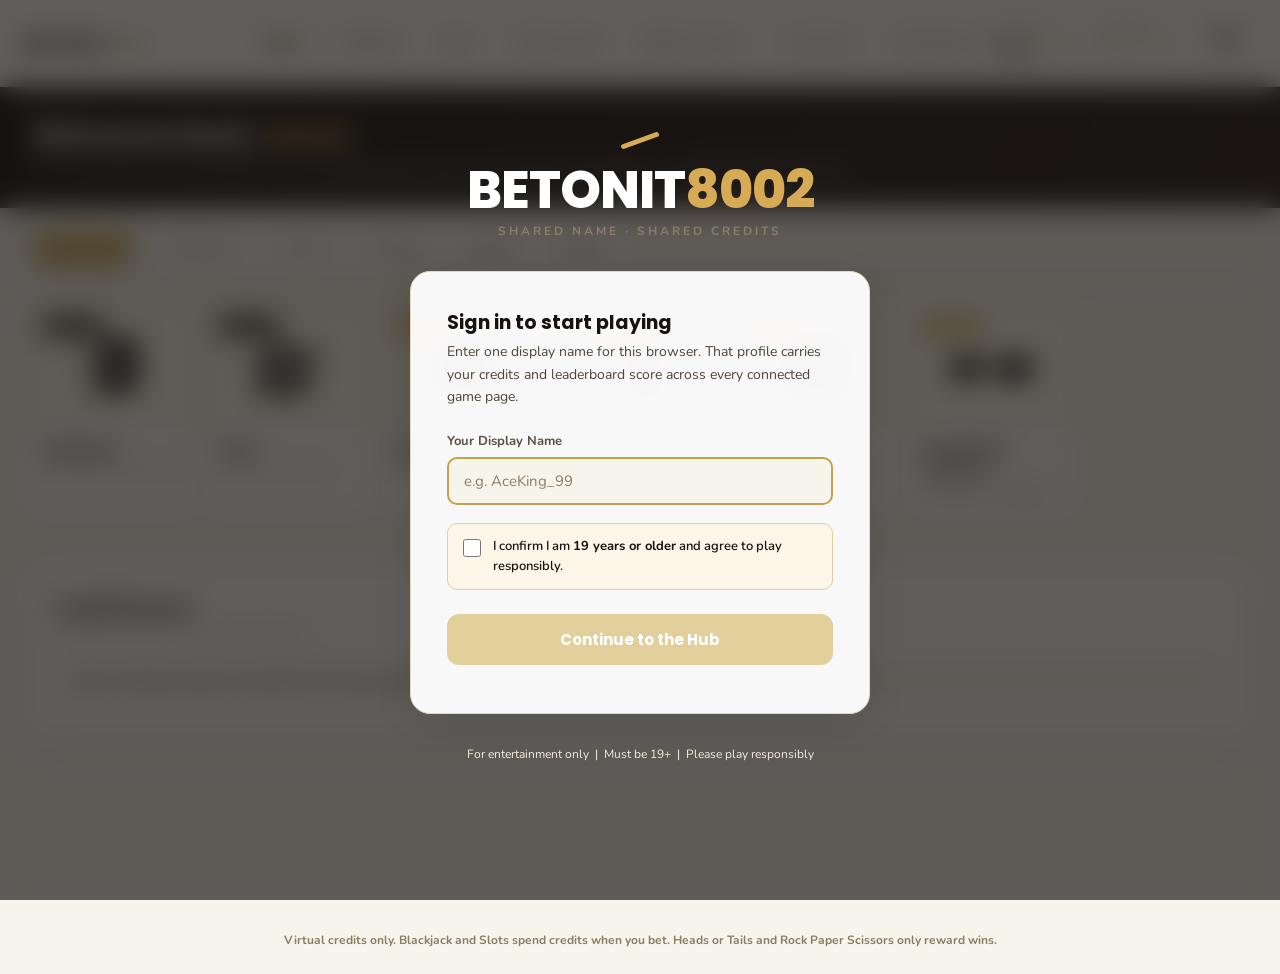
<file: index.html>
<!DOCTYPE html>
<html lang="en">
<head>
  <meta charset="UTF-8">
  <meta name="viewport" content="width=device-width, initial-scale=1.0">
  <title>BETONIT8002</title>
  <link rel="preconnect" href="https://fonts.googleapis.com">
  <link rel="preconnect" href="https://fonts.gstatic.com" crossorigin>
  <link href="https://fonts.googleapis.com/css2?family=Nunito:wght@400;600;700;800;900&family=Poppins:wght@400;500;600;700;800&display=swap" rel="stylesheet">
  <link rel="stylesheet" href="style.css">
</head>
<body>
  <header class="site-header" data-site-header></header>

  <main class="site-main">
    <section class="hero">
      <h1>Welcome back, <span id="welcome-name" data-player-name>Guest</span></h1>
      <p>This is the main hub for every game on the site. Betting games spend shared credits. Reward games only add credits when you win.</p>
    </section>

    <section class="games-wrap" id="games">
      <div class="filter-bar">
        <button class="filter-btn active" data-filter="all">All Games</button>
        <button class="filter-btn" data-filter="card">Card Games</button>
        <button class="filter-btn" data-filter="chance">Chance</button>
        <button class="filter-btn" data-filter="strategy">Strategy</button>
        <button class="filter-btn" data-filter="betting">Betting</button>
        <button class="filter-btn" data-filter="reward">Reward</button>
      </div>

      <div class="games-grid" id="games-grid">
        <article class="game-card" data-cat="card" data-type="betting" data-ready="true" data-route="BJ/index.html">
          <div class="game-thumb">
            <img class="game-thumb-icon" src="svgs/bj.svg" alt="Blackjack icon">
          </div>
          <div class="game-info">
            <div class="game-name">Blackjack</div>
            <div class="game-cat">Card Game · Betting</div>
          </div>
          <span class="game-badge badge-hot">Betting</span>
        </article>

        <article class="game-card" data-cat="chance" data-type="betting" data-ready="true" data-route="SLOTS/index.html">
          <div class="game-thumb">
            <img class="game-thumb-icon" src="svgs/slots.svg" alt="Slots icon">
          </div>
          <div class="game-info">
            <div class="game-name">Slots</div>
            <div class="game-cat">Chance · Betting</div>
          </div>
          <span class="game-badge badge-hot">Betting</span>
        </article>

        <article class="game-card" data-cat="chance" data-type="reward" data-ready="true" data-route="HOT/index.html">
          <div class="game-thumb">
            <img class="game-thumb-icon" src="svgs/Heads.svg" alt="Heads or Tails icon">
          </div>
          <div class="game-info">
            <div class="game-name">Heads or Tails</div>
            <div class="game-cat">Chance · Reward</div>
          </div>
          <span class="game-badge badge-new">Reward</span>
        </article>

        <article class="game-card" data-cat="chance" data-type="reward" data-ready="true" data-route="HL/index.html">
          <div class="game-thumb">
            <img class="game-thumb-icon" src="svgs/HL.svg" alt="Higher or Lower icon">
          </div>
          <div class="game-info">
            <div class="game-name">Higher or Lower</div>
            <div class="game-cat">Chance · Reward</div>
          </div>
          <span class="game-badge badge-new">Reward</span>
        </article>

        <article class="game-card" data-cat="strategy" data-type="reward" data-ready="true" data-route="TTT/index.html">
          <div class="game-thumb">
            <img class="game-thumb-icon" src="svgs/TTT.svg" alt="Tic-Tac-Toe icon">
          </div>
          <div class="game-info">
            <div class="game-name">Tic-Tac-Toe</div>
            <div class="game-cat">Strategy · Reward</div>
          </div>
          <span class="game-badge badge-new">Reward</span>
        </article>

        <article class="game-card" data-cat="strategy" data-type="reward" data-ready="true" data-route="RPS/index.html">
          <div class="game-thumb">
            <img class="game-thumb-icon" src="svgs/rps.svg" alt="Rock Paper Scissors icon">
          </div>
          <div class="game-info">
            <div class="game-name">Rock Paper Scissors</div>
            <div class="game-cat">Strategy · Reward</div>
          </div>
          <span class="game-badge badge-new">Reward</span>
        </article>
      </div>
    </section>

    <section class="leaderboard-section" id="leaderboard">
      <div class="leaderboard-panel">
        <div class="leaderboard-head">
          <div>
            <h2>Leaderboard</h2>
            <p>Sorted by shared credits across the full site.</p>
          </div>
        </div>
        <div id="lb-list"></div>
      </div>
    </section>
  </main>

  <footer class="site-footer">
    Virtual credits only. Blackjack and Slots spend credits when you bet. Heads or Tails and Rock Paper Scissors only reward wins.
  </footer>

  <div class="signin-overlay" id="signin-overlay">
    <div class="landing-wrap">
      <div style="text-align:center">
        <div class="logo-slash"></div>
        <div class="logo-name">BETONIT<span>8002</span></div>
        <!-- changed the "shred leaderboard" is kind of true but also depends on which computer. -->
        <div class="logo-tag">Shared Name · Shared Credits</div>
      </div>

      <div class="landing-card signin-card">
        <h2>Sign in to start playing</h2>
        <p class="signin-copy">Enter one display name for this browser. That profile carries your credits and leaderboard score across every connected game page.</p>

        <label class="field-lbl" for="player-name">Your Display Name</label>
        <input type="text" class="text-input" id="player-name" placeholder="e.g. AceKing_99" autocomplete="off">

        <div class="age-row">
          <input type="checkbox" id="age-check">
          <label for="age-check">
            I confirm I am <strong>19 years or older</strong> and agree to play responsibly.
          </label>
        </div>

        <button class="btn-enter" id="btn-enter" disabled>Continue to the Hub</button>

        <div class="signin-actions">
          <button class="btn-cancel hidden-ui" id="btn-signin-close">Close</button>
        </div>
      </div>

      <p class="landing-note">For entertainment only &nbsp;|&nbsp; Must be 19+ &nbsp;|&nbsp; Please play responsibly</p>
    </div>
  </div>

  <script src="site.js"></script>
  <script src="index.js"></script>
</body>
</html>
</file>
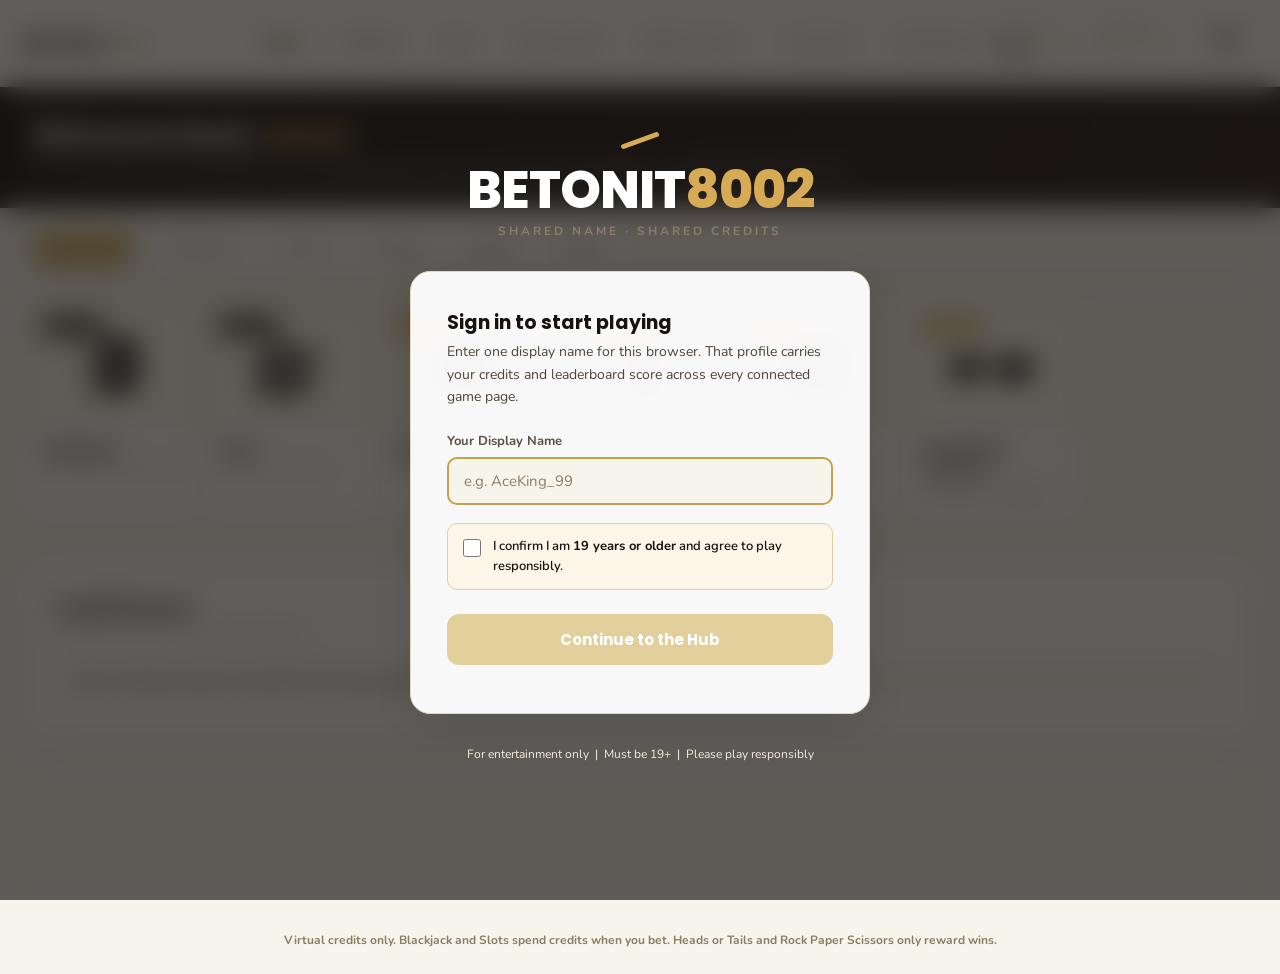
<file: BJ/index.html>
<!DOCTYPE html>
<html lang="en">
<head>
    <meta charset="utf-8">
    <meta name="viewport" content="width=device-width, initial-scale=1.0">
    <title>BETONIT8002 | Blackjack</title>
    <link rel="preconnect" href="https://fonts.googleapis.com">
    <link rel="preconnect" href="https://fonts.gstatic.com" crossorigin>
    <link href="https://fonts.googleapis.com/css2?family=Nunito:wght@400;600;700;800;900&family=Poppins:wght@400;500;600;700;800&display=swap" rel="stylesheet">
    <link rel="stylesheet" href="../style.css" />
    <link rel="stylesheet" href="../BJ/bjstyle.css" />
</head>
<body class="blackjack-page theme-betting">
    <header class="site-header" data-site-header></header>

    <div id="glasspanel" class="glass">
        <h1 id="title">BLACKJACK</h1>
        <p id="blackjackdescription">Blackjack is a betting game. Choose a bet from your shared credits, try to reach 21 without going over, and beat the dealer to win more credits back.</p>
    </div>

    <div id="result">
        <img id="resultimage" src="" alt="Round result">
    </div>

    <div id="deckarea">
        <div id="deckstack">
            <div class="decklayer l1"></div>
            <div class="decklayer l2"></div>
            <div class="decklayer l3"></div>
            <div class="decklayer l4"></div>
            <div class="decklayer l5"></div>
            <div class="decklayer l6"></div>
        </div>
    </div>

    <div id="tablelayout">
        <div id="dealerlayout">
            <h2 id="dealertitle">DEALER</h2>
            <p id="dealertotal"></p>
            <div id="dealercards"></div>
        </div>

        <div id="playerlayout">
            <h3 id="playertitle">PLAYER</h3>
            <p id="playertotal"></p>
            <div id="playercards"></div>
        </div>
    </div>

    <div class="bottom">
        <div id="leftspace">
            <div id="leftbutton">
                <a href="../index.html" class="button primary">RETURN TO HUB</a>
            </div>
        </div>

        <div id="centerbuttons">
            <label class="betlabel" for="betamount">BET</label>
            <input type="number" id="betamount" min="1" value="10">
            <input type="button" value="START NEW ROUND" id="startnewround" class="button primary">
            <input type="button" value="HIT" id="hit" disabled class="button gold">
            <input type="button" value="STAND" id="stand" disabled class="button red">
        </div>

        <div id="rightspace">
            <div id="scorepanel" class="glass">
                <p id="playerlabel">Player: <span data-player-name>Guest</span></p>
                <p id="scoreboard"></p>
                <p id="creditsdisplay"></p>
                <p id="roundmessage">Choose a bet and start a round.</p>
            </div>
        </div>
    </div>

    <style>
    body.blackjack-page {
        display: flex;
        flex-direction: column;
        min-height: 100vh;
        margin: 0;
        background-image: url("../imgs/bj/Images/BJ table (smaller).png");
        background-size: cover;
        background-position: center;
        background-repeat: no-repeat;
        padding: 0;
        overflow: hidden;
        font-family: "Nunito", sans-serif;
    }

    h1 {
        margin: 0;
        font-size: 5vh;
        color: #E8D080;
    }

    #deckarea {
        position: fixed;
        top: 17vh;
        left: 50%;
        transform: translateX(-50%);
    }

    #deckstack {
        position: relative;
        width: 5.7vw;
        aspect-ratio: 2.5 / 3.5;
    }

    .decklayer {
        position: absolute;
        inset: 0;
        border-radius: 0.4vw;
        background-image: url("../imgs/bj/CardImgs/backcard.png");
        background-size: cover;
        background-position: center;
        box-shadow: 0 0.4vmin 1vmin rgba(0, 0, 0, 0.4);
        opacity: 1;
        will-change: transform, opacity;
    }

    .l1 { transform: translate(0, 0); z-index: 6; }
    .l2 { transform: translate(-0.08vw, 0.08vh); z-index: 5; }
    .l3 { transform: translate(-0.16vw, 0.16vh); z-index: 4; }
    .l4 { transform: translate(-0.24vw, 0.24vh); z-index: 3; }
    .l5 { transform: translate(-0.32vw, 0.32vh); z-index: 2; }
    .l6 { transform: translate(-0.4vw, 0.4vh); z-index: 1; }

    #title, #dealertitle, #playertitle {
        transition: 0.2s;
    }

    #blackjackdescription {
        font-size: 2vmin;
        margin: 1vh 0 0 0;
        color: white;
        text-align: justify;
    }

    #result {
        position: fixed;
        top: 50%;
        left: 50%;
        transform: translate(-50%, -50%);
        z-index: 1000;
        display: flex;
        justify-content: center;
        align-items: center;
    }

    #resultimage {
        width: min(38vmin, 320px);
        height: auto;
        opacity: 0;
        transform: scale(0.7);
    }

    #result.show #resultimage {
        animation: resultPopup 0.55s cubic-bezier(.2,.9,.2,1) forwards;
    }

    @keyframes resultPopup {
        0% {
            opacity: 0;
            transform: scale(0.7);
        }

        100% {
            opacity: 1;
            transform: scale(1.2);
        }
    }

    #tablelayout {
        margin-top: 26vh;
        display: flex;
        justify-content: center;
        align-items: flex-start;
        gap: 28vw;
    }

    #dealerlayout,
    #playerlayout {
        width: 10vw;
        display: flex;
        flex-direction: column;
        align-items: center;
    }

    h2, h3 {
        margin: 0 0 0.5vh 0;
        font-size: 3vh;
        color: #E8D080;
    }

    #dealertotal,
    #playertotal {
        font-size: 2vmin;
        text-align: center;
        margin: 0 0 2vh 0;
        color: white;
    }

    #playercards,
    #dealercards {
        display: grid;
        grid-template-columns: repeat(4, 6vw);
        justify-content: center;
        gap: 0.4vw;
        width: 20vw;
    }

    #playercards img,
    #dealercards img {
        width: 5.7vw;
        height: auto;
        box-shadow: 0 0.6vmin 1.5vmin rgba(0, 0, 0, 0.5);
    }

    .bottom {
        display: flex;
        align-items: flex-end;
        margin-top: auto;
        padding: 0 4vw 2vh 4vw;
    }

    #leftspace,
    #rightspace {
        width: 28vmin;
        display: flex;
        align-items: flex-end;
    }

    #leftspace {
        justify-content: flex-start;
    }

    #rightspace {
        justify-content: flex-end;
    }

    #centerbuttons {
        flex: 1;
        display: flex;
        align-items: center;
        justify-content: center;
        gap: 0.4vw;
        flex-wrap: wrap;
    }

    #leftbutton {
        width: fit-content;
    }

    #scoreboard,
    #creditsdisplay,
    #playerlabel,
    #roundmessage {
        margin: 0;
        white-space: pre-line;
        color: white;
    }

    #playerlabel {
        font-size: 2vmin;
        font-weight: 700;
        margin-bottom: 1vh;
    }

    #scoreboard {
        font-size: 1.9vmin;
    }

    #creditsdisplay {
        margin: 1vh 0 0 0;
        font-size: 2.3vmin;
        font-weight: bold;
        color: #E8D080;
        line-height: 1.4;
    }

    #roundmessage {
        margin-top: 1vh;
        font-size: 1.9vmin;
        line-height: 1.5;
    }

    .glass {
        border-radius: 2vmin;
        background: rgba(255, 255, 255, 0.05);
        backdrop-filter: blur(1vmin) saturate(150%);
        -webkit-backdrop-filter: blur(1vmin) saturate(150%);
        border: 0.15vmin solid rgba(255, 255, 255, 0.1);
        box-shadow:
            0 1.5vmin 4vmin rgba(0, 0, 0, 0.4),
            inset 0 0.1vmin 0 rgba(255, 255, 255, 0.1);
    }

    #glasspanel {
        position: absolute;
        top: 84px;
        left: 10px;
        width: 34vmin;
        padding: 2vmin;
        margin: 1vmin;
    }

    #scorepanel {
        width: 23vmin;
        padding: 2vmin;
    }

    .button {
        padding: 1vmin 1.2vmin;
        border-radius: 1vmin;
        font-size: 1.5vmin;
        font-weight: 600;
        letter-spacing: 0.08em;
        border: 0.15vmin solid rgba(255, 255, 255, 0.1);
        cursor: pointer;
        transition: all 0.2s ease;
        box-shadow:
            0 0.4vmin 1vmin rgba(0, 0, 0, 0.6),
            inset 0 0.1vmin 0 rgba(255, 255, 255, 0.1);
        text-decoration: none;
        display: inline-flex;
        align-items: center;
        justify-content: center;
    }

    .button.gold {
        background: linear-gradient(135deg, #E8D080, #9C8332);
        color: black;
    }

    .button.gold:not(:disabled):hover {
        transform: translateY(-0.2vmin);
        box-shadow:
            0 0 1.2vmin rgba(232, 208, 128, 0.9),
            0 0.4vmin 1vmin rgba(0, 0, 0, 0.6);
    }

    .button.red {
        background: linear-gradient(135deg, #EB5454, #8F1F1F);
        color: white;
    }

    .button.red:not(:disabled):hover {
        transform: translateY(-0.2vmin);
        box-shadow:
            0 0 1.2vmin rgba(235, 84, 84, 1),
            0 0.4vmin 1vmin rgba(0, 0, 0, 0.6);
    }

    .button.primary {
        background: linear-gradient(135deg, #1a1a1a, #000);
        color: #E8D080;
        border: 0.15vmin solid rgba(232, 208, 128, 0.3);
    }

    .button.primary:not(:disabled):hover {
        transform: translateY(-0.2vmin);
        box-shadow:
            0 0 1vmin rgba(232, 208, 128, 0.5),
            0 0.4vmin 1vmin rgba(0, 0, 0, 0.6);
    }

    .button:disabled {
        background: #111 !important;
        color: #555 !important;
        border: 0.15vmin solid #333;
        transform: none;
        box-shadow: none;
        opacity: 1;
        filter: grayscale(80%);
    }

    #betamount {
        width: 10vmin;
        padding: 1vmin;
        border-radius: 1vmin;
        border: 0.15vmin solid rgba(232, 208, 128, 0.4);
        background: rgba(0, 0, 0, 0.65);
        color: white;
        font-size: 1.8vmin;
        font-weight: 700;
        text-align: center;
    }

    .betlabel {
        color: #E8D080;
        font-size: 1.7vmin;
        font-weight: 800;
        letter-spacing: 0.12em;
    }

    @media (max-width: 1100px) {
        body.blackjack-page {
            overflow: auto;
        }

        #glasspanel {
            position: relative;
            top: auto;
            left: auto;
            width: auto;
            margin: 90px 16px 0;
        }

        #deckarea,
        #result {
            position: static;
            transform: none;
            margin: 16px auto 0;
        }

        #tablelayout {
            margin-top: 16px;
            flex-direction: column;
            gap: 24px;
            align-items: center;
        }

        #dealerlayout,
        #playerlayout,
        #playercards,
        #dealercards {
            width: auto;
        }

        #playercards,
        #dealercards {
            grid-template-columns: repeat(4, 72px);
        }

        #playercards img,
        #dealercards img {
            width: 68px;
        }

        .bottom {
            flex-direction: column;
            align-items: stretch;
            gap: 16px;
            padding: 24px 16px;
        }

        #leftspace,
        #rightspace {
            width: auto;
            justify-content: center;
        }
    }
    </style>

    <!-- important as it links to outside main js file. -->
    <script src="../site.js"></script>
    <script src="bj.js"></script>
</body>
</html>
</file>
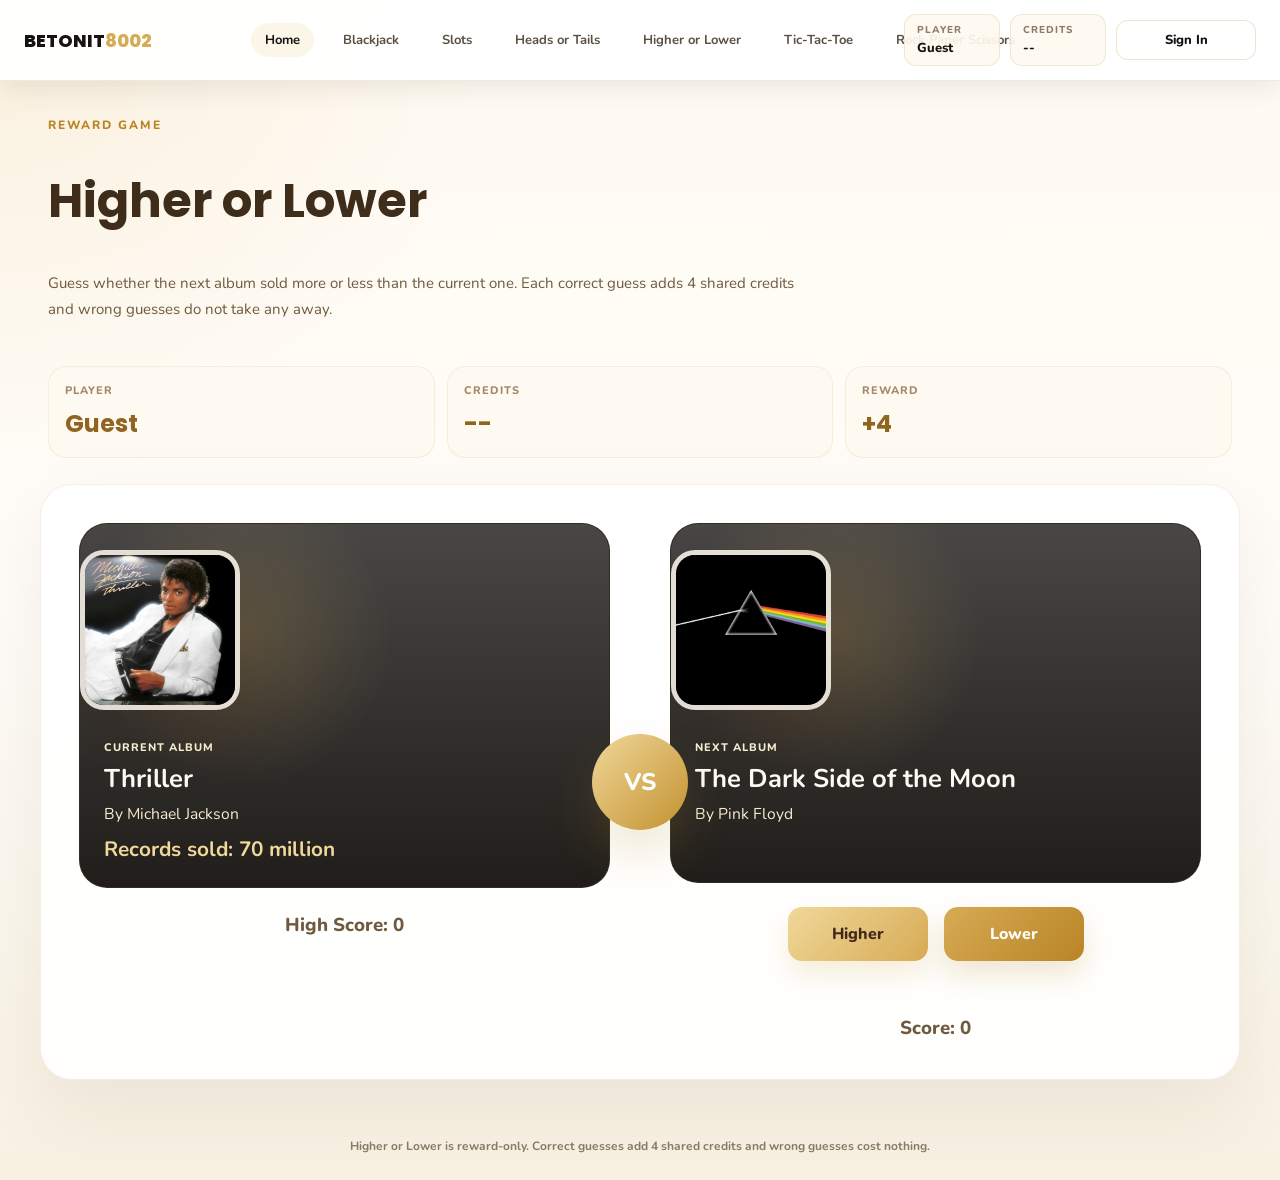
<file: HL/index.html>
<!DOCTYPE html>
<html lang="en">
  <head>
    <meta charset="UTF-8" />
    <meta name="viewport" content="width=device-width, initial-scale=1.0" />
    <title>Higher or Lower | BETONIT8002</title>
    <link rel="preconnect" href="https://fonts.googleapis.com">
    <link rel="preconnect" href="https://fonts.gstatic.com" crossorigin>
    <link href="https://fonts.googleapis.com/css2?family=Nunito:wght@400;600;700;800;900&family=Poppins:wght@400;500;600;700;800&display=swap" rel="stylesheet">
    <link rel="stylesheet" href="../style.css" />
    <link rel="stylesheet" href="hlstyle.css" />
  </head>
  <body class="hl-page theme-reward">
    <header class="site-header" data-site-header></header>

    <div class="site-main hl-main">
      <section class="hl-intro">
        <p class="hl-eyebrow">Reward Game</p>
        <h1>Higher or Lower</h1>
        <p class="hl-copy">Guess whether the next album sold more or less than the current one. Each correct guess adds 4 shared credits and wrong guesses do not take any away.</p>

        <div class="hl-status-row">
          <div class="hl-status-card">
            <span>Player</span>
            <strong data-player-name>Guest</strong>
          </div>
          <div class="hl-status-card">
            <span>Credits</span>
            <strong data-player-credits>--</strong>
          </div>
          <div class="hl-status-card">
            <span>Reward</span>
            <strong>+4</strong>
          </div>
        </div>
      </section>

      <main class="main">
        <p class="vs-logo">VS</p>
        <div class="container">
          <section class="left-section">
            <div class="album-card left-card">
              <!-- album images sourced from albums.js -->
              <img class="album-cover" src="" alt="Album cover"/>
              <div class="album-meta">
                <h2 class="section-label">Current Album</h2>
                <h1 class="left-heading">Album Name</h1>
                <p class="left-description">By Artist</p>
                <h2 class="left-sub-heading">All-time sales: 0</h2>
              </div>
            </div>
            <h3 class="high-score">High Score: 0</h3>
          </section>

          <section class="right-section">
            <div class="album-card right-card">
              <img class="album-cover" src="" alt="Album cover" />
              <div class="album-meta">
                <h2 class="section-label">Next Album</h2>
                <h1 class="right-heading">Next Album</h1>
                <p class="right-description">By Artist</p>
              </div>
            </div>
            <div class="btn-container">
              <button class="higher-btn">Higher</button>
              <button class="lower-btn">Lower</button>
            </div>
            <h3 class="score">Score: 0</h3>
          </section>
        </div>
      </main>
    </div>

    <footer class="site-footer">
      Higher or Lower is reward-only. Correct guesses add 4 shared credits and wrong guesses cost nothing.
    </footer>

    <script src="albums.js"></script>
    <!-- important as it links to outside main js file. -->
    <script src="../site.js"></script>
    
    <script src="main.js"></script>
  </body>
</html>
</file>
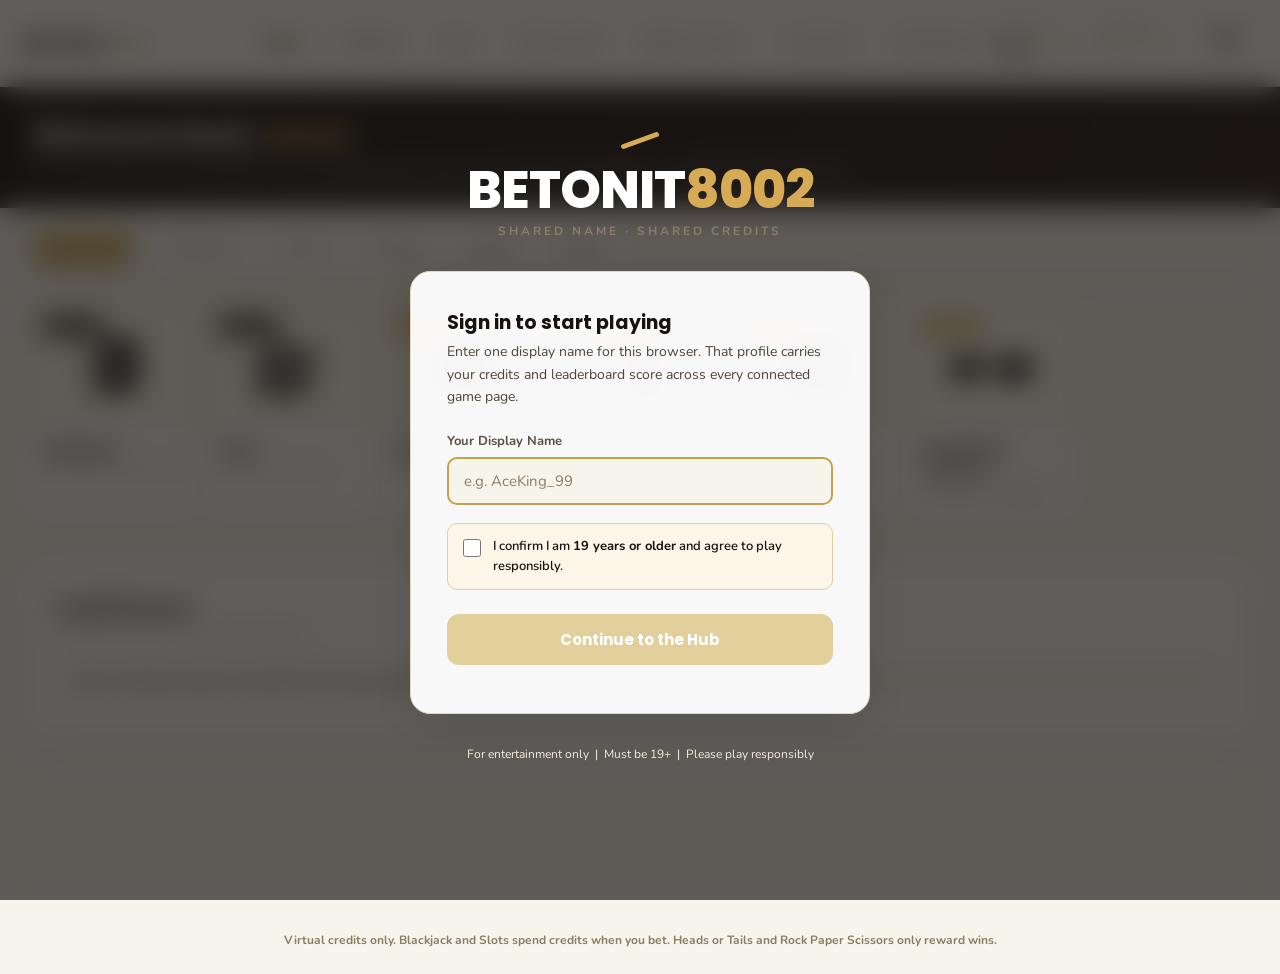
<file: HOT/index.html>
<!DOCTYPE html>
<html lang="en">
<head>
    <meta charset="UTF-8">
    <meta name="viewport" content="width=device-width, initial-scale=1.0">
    <title>BETONIT8002 | Heads or Tails</title>
    <link rel="preconnect" href="https://fonts.googleapis.com">
    <link rel="preconnect" href="https://fonts.gstatic.com" crossorigin>
    <link href="https://fonts.googleapis.com/css2?family=Nunito:wght@400;600;700;800;900&family=Poppins:wght@400;500;600;700;800&display=swap" rel="stylesheet">
    <link rel="stylesheet" href="../style.css" />
</head>
<body class="reward-page theme-reward">
    <header class="site-header" data-site-header></header>

    <main class="site-main reward-main">
        <section class="reward-card-shell">
            <div class="reward-card">
                <p class="reward-eyebrow">Reward Game</p>
                <h1>Heads or Tails</h1>
                <p class="reward-copy">Choose a side and flip the coin. If you win, you earn 5 shared credits. If you lose, your balance stays the same.</p>

                <div class="reward-status-grid">
                    <div class="reward-status-card">
                        <span>Player</span>
                        <strong data-player-name>Guest</strong>
                    </div>
                    <div class="reward-status-card">
                        <span>Credits</span>
                        <strong data-player-credits>--</strong>
                    </div>
                    <div class="reward-status-card">
                        <span>Win Reward</span>
                        <strong>+5</strong>
                    </div>
                </div>

                <div class="coin-area">
                    <div id="coin-display" class="coin-display">?</div>
                    <p id="coin-message" class="coin-message">Pick heads or tails to make your first flip.</p>
                </div>

                <div class="coin-controls">
                    <button class="coin-button" data-choice="Heads">Heads</button>
                    <button class="coin-button" data-choice="Tails">Tails</button>
                </div>

                <div class="reward-history">
                    <div class="reward-history-head">
                        <h2>Recent Flips</h2>
                        <p id="record-text">Wins: 0 · Losses: 0</p>
                    </div>
                    <ul id="flip-history" class="flip-history"></ul>
                </div>
            </div>
        </section>
    </main>

    <footer class="site-footer">
        Heads or Tails is reward-only. You never spend credits to play it, and a win adds 5 shared credits to your profile.
    </footer>

    <style>
    body.reward-page {
        margin: 0;
        min-height: 100vh;
        background:
            radial-gradient(circle at top left, rgba(215, 171, 85, 0.16), transparent 28%),
            linear-gradient(135deg, #fffaf2 0%, #fffdf9 48%, #f8f1e2 100%);
    }

    .reward-main {
        padding: 32px 20px 48px;
    }

    .reward-card-shell {
        max-width: 860px;
        margin: 0 auto;
    }

    .reward-card {
        background: transparent;
        padding: 12px 0 0;
    }

    .reward-eyebrow {
        margin: 0 0 10px 0;
        font-size: 12px;
        font-weight: 800;
        letter-spacing: 2px;
        text-transform: uppercase;
        color: #b88425;
    }

    .reward-card h1 {
        margin: 0;
        font-family: "Poppins", sans-serif;
        font-size: clamp(34px, 6vw, 52px);
        color: #1a2e33;
    }

    .reward-copy {
        margin: 12px 0 0 0;
        max-width: 640px;
        line-height: 1.7;
        color: #6e5a3f;
        font-size: 15px;
    }

    .reward-status-grid {
        display: grid;
        grid-template-columns: repeat(3, minmax(0, 1fr));
        gap: 14px;
        margin-top: 24px;
    }

    .reward-status-card {
        padding: 16px;
        border-radius: 18px;
        background: #fffaf1;
        border: 1px solid rgba(184, 139, 52, 0.14);
    }

    .reward-status-card span {
        display: block;
        font-size: 11px;
        font-weight: 800;
        letter-spacing: 1px;
        text-transform: uppercase;
        color: #a28967;
        margin-bottom: 8px;
    }

    .reward-status-card strong {
        font-size: 28px;
        font-family: "Poppins", sans-serif;
        color: #8f6520;
    }

    .coin-area {
        display: grid;
        justify-items: center;
        gap: 16px;
        margin: 34px 0 24px;
    }

    .coin-display {
        width: 150px;
        height: 150px;
        border-radius: 50%;
        display: grid;
        place-items: center;
        background: linear-gradient(135deg, #f4de9a 0%, #ddb356 48%, #bb862a 100%);
        color: #3c2d00;
        font-family: "Poppins", sans-serif;
        font-size: 40px;
        font-weight: 800;
        box-shadow:
            inset 0 6px 0 rgba(255, 255, 255, 0.3),
            0 18px 30px rgba(184, 139, 52, 0.18);
    }

    .coin-display.flipping {
        animation: spinCoin 0.8s ease;
    }

    @keyframes spinCoin {
        0% { transform: rotateY(0deg) scale(1); }
        50% { transform: rotateY(540deg) scale(0.88); }
        100% { transform: rotateY(1080deg) scale(1); }
    }

    .coin-message {
        margin: 0;
        font-size: 16px;
        font-weight: 700;
        color: #5f4b33;
        text-align: center;
    }

    .coin-controls {
        display: flex;
        justify-content: center;
        gap: 12px;
        flex-wrap: wrap;
    }

    .coin-button {
        min-width: 140px;
        border: none;
        border-radius: 999px;
        padding: 14px 20px;
        background: linear-gradient(135deg, #d7ab55, #b88425);
        color: #ffffff;
        font-family: "Nunito", sans-serif;
        font-size: 16px;
        font-weight: 800;
        cursor: pointer;
        transition: transform 0.15s ease, background 0.15s ease;
    }

    .coin-button:hover {
        background: linear-gradient(135deg, #e0b96f, #c28f31);
        transform: translateY(-1px);
    }

    .coin-button:disabled {
        opacity: 0.5;
        cursor: not-allowed;
        transform: none;
    }

    .reward-history {
        margin-top: 28px;
        padding: 20px;
        border-radius: 18px;
        background: #fffbf4;
        border: 1px solid rgba(184, 139, 52, 0.12);
    }

    .reward-history-head {
        display: flex;
        align-items: center;
        justify-content: space-between;
        gap: 12px;
        margin-bottom: 12px;
    }

    .reward-history-head h2 {
        margin: 0;
        font-family: "Poppins", sans-serif;
        font-size: 18px;
        color: #1a2e33;
    }

    .reward-history-head p {
        margin: 0;
        font-size: 13px;
        color: #6e5a3f;
        font-weight: 700;
    }

    .flip-history {
        margin: 0;
        padding: 0;
        list-style: none;
        display: grid;
        gap: 10px;
    }

    .flip-history li {
        display: flex;
        justify-content: space-between;
        gap: 12px;
        padding: 12px 14px;
        border-radius: 12px;
        background: #ffffff;
        border: 1px solid rgba(184, 139, 52, 0.12);
        color: #5f4b33;
        font-size: 14px;
        font-weight: 700;
    }

    .flip-history li strong {
        color: #8f6520;
    }

    @media (max-width: 720px) {
        .reward-main {
            padding-left: 16px;
            padding-right: 16px;
        }

        .reward-card {
            padding: 22px;
        }

        .reward-status-grid {
            grid-template-columns: 1fr;
        }

        .reward-history-head {
            flex-direction: column;
            align-items: flex-start;
        }

        .flip-history li {
            flex-direction: column;
        }

        .coin-button {
            width: 100%;
        }
    }
    </style>

    <!-- important as it links to outside main js file. -->
    <script src="../site.js"></script>
    <script src="hot.js"></script>
</body>
</html>
</file>
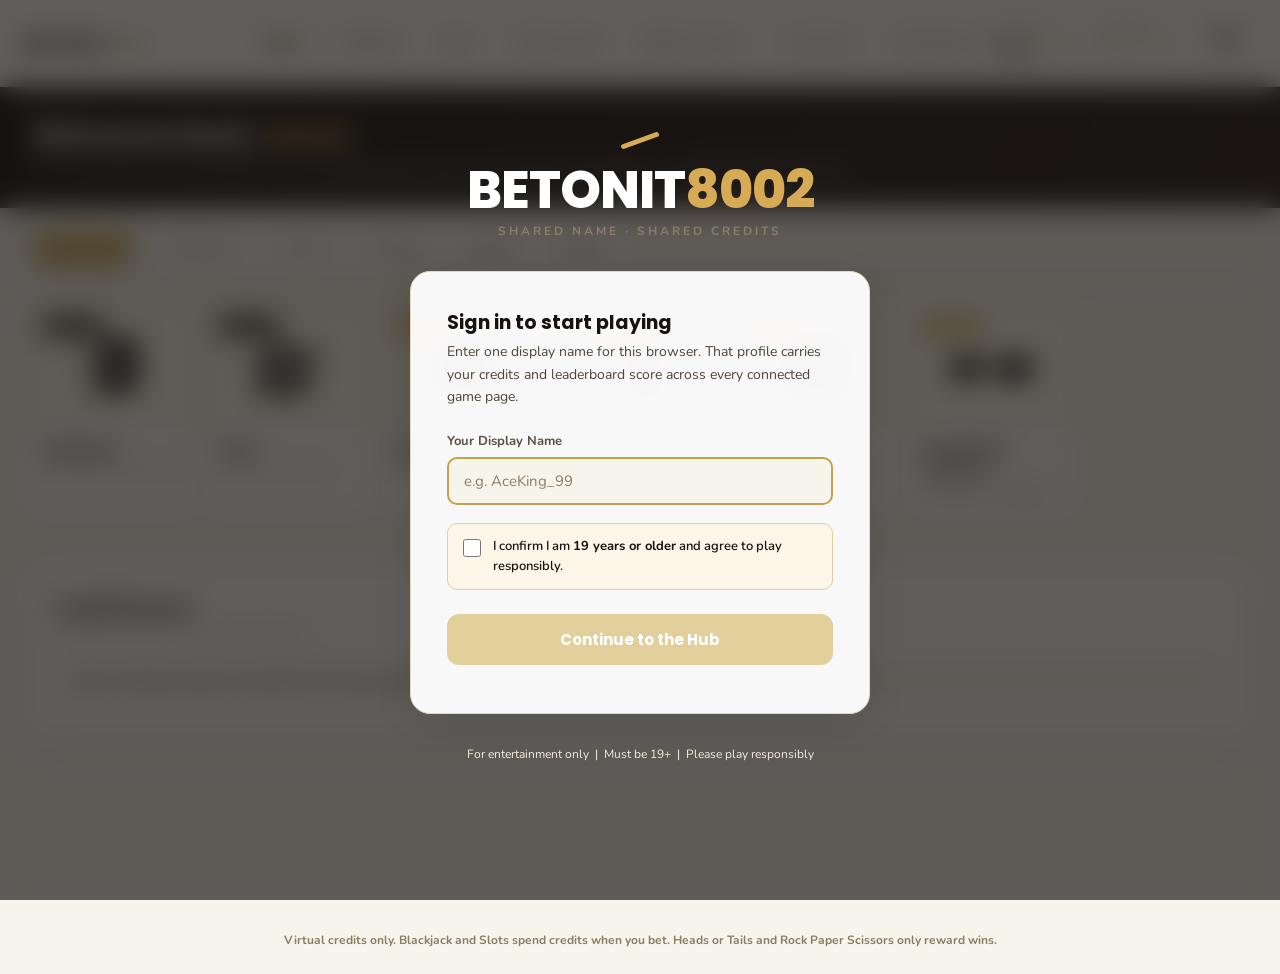
<file: RPS/index.html>
<!DOCTYPE html>
<html lang="en">
<head>
<meta charset="UTF-8">
<meta name="viewport" content="width=device-width, initial-scale=1.0">
<title>BETONIT8002 | Rock Paper Scissors</title>
<link rel="preconnect" href="https://fonts.googleapis.com">
<link rel="preconnect" href="https://fonts.gstatic.com" crossorigin>
<link href="https://fonts.googleapis.com/css2?family=Nunito:wght@400;600;700;800;900&family=Poppins:wght@400;500;600;700;800&display=swap" rel="stylesheet">
<link rel="stylesheet" href="../style.css" />
</head>

<body class="rps-page theme-reward">
<header class="site-header" data-site-header></header>

<main class="site-main rps-main">
    <div class="game-board">
        <div class="rps-top">
            <div>
                <p class="rps-eyebrow">Reward Game</p>
                <h1>Rock Paper Scissors</h1>
                <p class="rps-copy">Wins add 3 shared credits. Losses do not subtract anything, so this page can help you rebuild your balance for betting games.</p>
            </div>
            <div class="reward-pill">+3 Credits for a Win</div>
        </div>

        <div class="status-strip">
            <div class="status-card-rps">
                <span>Player</span>
                <strong data-player-name>Guest</strong>
            </div>
            <div class="status-card-rps">
                <span>Credits</span>
                <strong data-player-credits>--</strong>
            </div>
            <div class="status-card-rps">
                <span>Shared Record</span>
                <strong id="record-text">0W 0L 0T</strong>
            </div>
        </div>

        <div class="header">
            <span class="label">PLAYER</span>
            <div id="score-board" class="score">0 - 0</div>
            <span class="label">COMPUTER</span>
        </div>

        <div class="play-area">
            <div id="player-hand" class="hand hidden">?</div>
            <div id="result-text" class="status-message"></div>
            <div id="computer-hand" class="hand hidden">?</div>
        </div>

        <button id="start-btn">START</button>

        <div class="controls">
            <button class="choice-btn rock" data-choice="rock">ROCK</button>
            <button class="choice-btn paper" data-choice="paper">PAPER</button>
            <button class="choice-btn scissors" data-choice="scissors">SCISSORS</button>
        </div>
    </div>
</main>

<footer class="site-footer">
    Rock Paper Scissors is reward-only. Wins add 3 shared credits and losses keep your balance untouched.
</footer>

<style>
body.rps-page {
    margin: 0;
    min-height: 100vh;
    background:
        radial-gradient(circle at top right, rgba(215, 171, 85, 0.18), transparent 28%),
        linear-gradient(135deg, #fffaf2 0%, #fffdf9 48%, #f8f1e2 100%);
    font-family: "Nunito", sans-serif;
}

.rps-main {
    padding: 32px 20px 48px;
}

.game-board {
    width: min(980px, 100%);
    margin: 0 auto;
    background-color: transparent;
    display: flex;
    flex-direction: column;
    align-items: center;
    padding: 12px 0 0;
    position: relative;
    box-sizing: border-box;
}

.rps-top {
    width: 100%;
    display: flex;
    justify-content: space-between;
    align-items: flex-start;
    gap: 18px;
    margin-bottom: 18px;
}

.rps-eyebrow {
    margin: 0 0 8px 0;
    font-size: 12px;
    font-weight: 800;
    letter-spacing: 2px;
    text-transform: uppercase;
    color: #b88425;
}

.rps-top h1 {
    margin: 0;
    font-family: "Poppins", sans-serif;
    font-size: clamp(30px, 6vw, 48px);
    color: #432818;
}

.rps-copy {
    margin: 10px 0 0 0;
    max-width: 560px;
    color: #6e5a3f;
    line-height: 1.7;
}

.reward-pill {
    align-self: center;
    padding: 12px 18px;
    border-radius: 999px;
    background: linear-gradient(135deg, #d7ab55, #b88425);
    color: #ffffff;
    font-weight: 800;
    box-shadow: 0 10px 18px rgba(184, 139, 52, 0.16);
}

.status-strip {
    width: 100%;
    display: grid;
    grid-template-columns: repeat(3, minmax(0, 1fr));
    gap: 12px;
    margin-bottom: 22px;
}

.status-card-rps {
    padding: 15px 16px;
    border-radius: 18px;
    background: #fffaf1;
    border: 1px solid rgba(184, 139, 52, 0.12);
}

.status-card-rps span {
    display: block;
    font-size: 11px;
    text-transform: uppercase;
    letter-spacing: 1px;
    font-weight: 800;
    color: #a28967;
    margin-bottom: 8px;
}

.status-card-rps strong {
    font-family: "Poppins", sans-serif;
    font-size: 24px;
    color: #432818;
}

.header {
    width: 90%;
    display: grid;
    grid-template-columns: 1fr auto 1fr;
    align-items: center;
    margin-bottom: 20px;
}

.label {
    font-size: 1.2rem;
    color: #432818;
    font-weight: 800;
}

.label:last-child {
    text-align: right;
}

.score {
    background: linear-gradient(135deg, #f0d89a, #d7ab55);
    padding: 10px 30px;
    border-radius: 15px;
    font-size: 1.8rem;
    color: #432818;
    font-family: "Poppins", sans-serif;
}

.play-area {
    flex: 1;
    width: 100%;
    display: flex;
    justify-content: space-around;
    align-items: center;
    min-height: 260px;
}

.hand {
    width: 220px;
    height: 220px;
    border-radius: 40px;
    background: linear-gradient(135deg, #fff8ec 0%, #f5e1bc 100%);
    border: 8px solid #ead3a2;
    display: grid;
    place-items: center;
    font-size: 92px;
    color: #432818;
    transition: transform 0.2s;
    box-shadow: inset 0 4px 0 rgba(255, 255, 255, 0.5);
}

.hidden {
    visibility: hidden;
}

.status-message {
    font-size: 1.8rem;
    text-transform: uppercase;
    text-align: center;
    color: #432818;
    width: 230px;
    font-weight: 900;
}

#start-btn {
    background: linear-gradient(135deg, #f0d89a, #d7ab55);
    border: none;
    padding: 15px 40px;
    font-size: 2rem;
    border-radius: 20px;
    cursor: pointer;
    color: #432818;
    margin-bottom: 18px;
    font-family: "Poppins", sans-serif;
    font-weight: 800;
}

.controls {
    display: flex;
    gap: 20px;
    margin-top: 10px;
    flex-wrap: wrap;
    justify-content: center;
}

.choice-btn {
    border: none;
    padding: 14px 26px;
    border-radius: 14px;
    font-size: 1.1rem;
    font-family: inherit;
    font-weight: bold;
    cursor: pointer;
    transition: 0.1s;
    color: #ffffff;
}

.choice-btn:active {
    transform: scale(0.95);
}

.choice-btn:disabled {
    opacity: 0.55;
    cursor: not-allowed;
}

.rock { background: linear-gradient(135deg, #dbc38e, #c89c49); color: #432818; }
.paper { background: linear-gradient(135deg, #f0d89a, #d7ab55); color: #432818; }
.scissors { background: linear-gradient(135deg, #d7ab55, #b88425); }

.animate {
    animation: pop 0.3s ease;
}

@keyframes pop {
    0% { transform: scale(0.8); }
    100% { transform: scale(1); }
}

.shake {
    animation: shake 0.5s ease infinite;
}

@keyframes shake {
    0%, 100% { transform: translateY(0); }
    50% { transform: translateY(-20px); }
}

    @media (max-width: 860px) {
    .rps-main {
        padding-left: 16px;
        padding-right: 16px;
    }

    .game-board {
        padding: 22px 18px;
    }

    .rps-top,
    .status-strip,
    .play-area,
    .header {
        width: 100%;
    }

    .rps-top {
        flex-direction: column;
    }

    .status-strip {
        grid-template-columns: 1fr;
    }

    .play-area {
        flex-direction: column;
        gap: 18px;
    }

    .hand {
        width: 180px;
        height: 180px;
        font-size: 76px;
    }

    .status-message {
        width: auto;
    }

    .header {
        grid-template-columns: 1fr;
        gap: 10px;
        text-align: center;
    }

    .label:last-child {
        text-align: center;
    }

    .choice-btn {
        width: 100%;
    }
}
</style>

 <!-- important as it links to outside main js file. -->
<script src="../site.js"></script>
<script src="rps.js"></script>
</body>
</html>
</file>
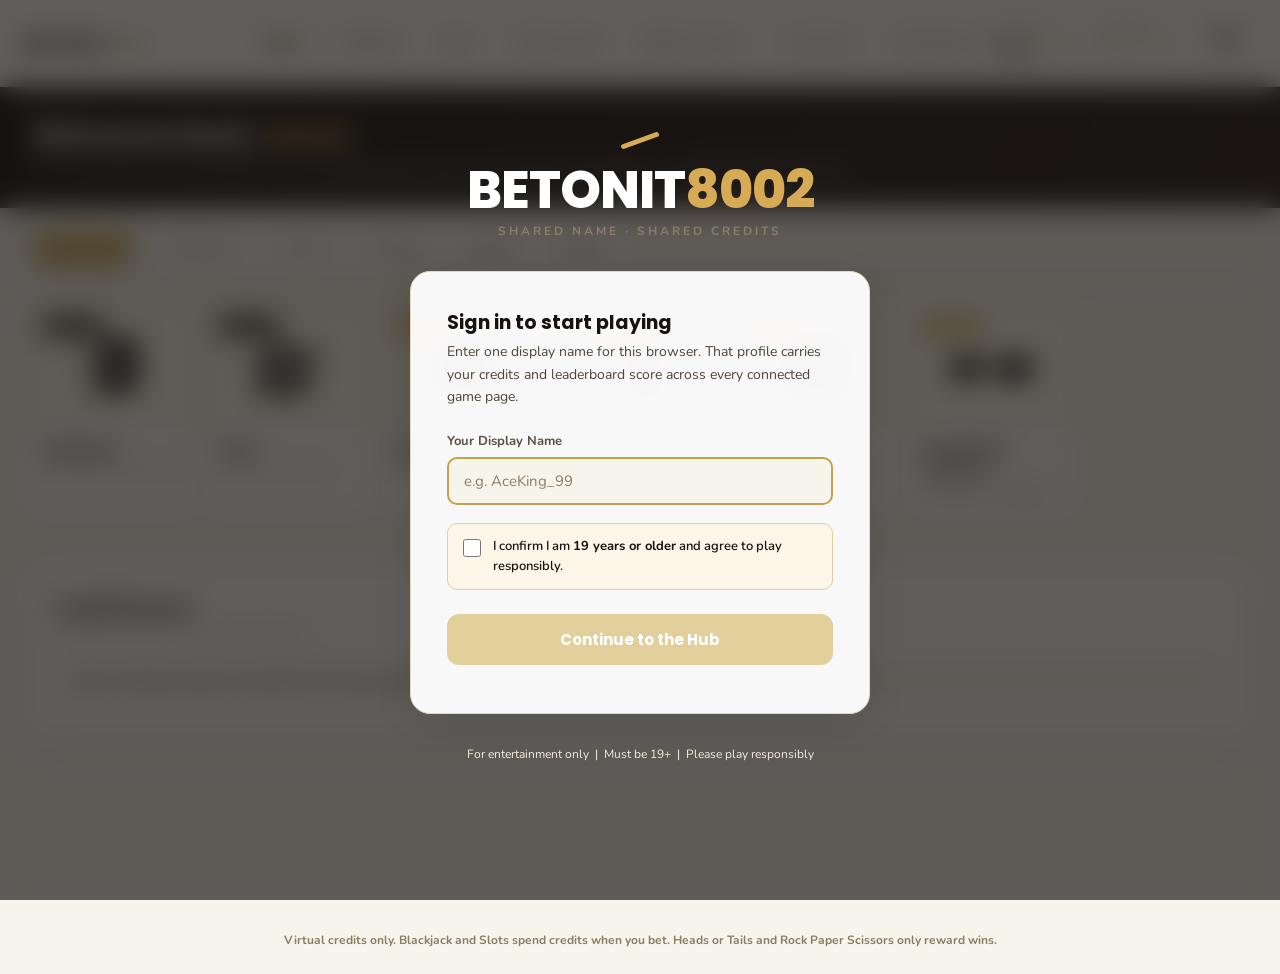
<file: SLOTS/index.html>
<!DOCTYPE html>
<html lang="en">
<head>
    <meta charset="UTF-8">
    <meta name="viewport" content="width=device-width, initial-scale=1.0">
    <title>BETONIT8002 | Slots</title>
    <link rel="preconnect" href="https://fonts.googleapis.com">
    <link rel="preconnect" href="https://fonts.gstatic.com" crossorigin>
    <link href="https://fonts.googleapis.com/css2?family=Nunito:wght@400;600;700;800;900&family=Poppins:wght@400;500;600;700;800&display=swap" rel="stylesheet">
    <link rel="stylesheet" href="../style.css" />
</head>
<body class="slots-page theme-betting">
    <header class="site-header" data-site-header></header>

    <main class="site-main slots-main">
        <div class="app">
            <div class="header">
                <div class="title-wrap">
                    <p class="eyebrow">Shared credits carry across the whole site</p>
                    <h1>Slot Machine</h1>
                    <p class="subtext">This is a betting game. Every spin spends your shared credits first, then pays out based on the center row.</p>
                </div>

                <div class="status-grid">
                    <div class="status-card">
                        <span class="status-label">User</span>
                        <span class="status-value" id="userName" data-player-name>Guest</span>
                    </div>

                    <div class="status-card">
                        <span class="status-label">Credits</span>
                        <span class="status-value" id="creditsValue" data-player-credits>--</span>
                    </div>

                    <div class="status-card">
                        <span class="status-label">Current Bet</span>
                        <span class="status-value" id="betValue">1</span>
                    </div>
                </div>
            </div>

            <div class="machine-shell">
                <div class="machine-body">
                    <div class="reels">
                        <div class="reel-frame">
                            <div class="reel" id="reel1">
                                <div class="reel-track"></div>
                            </div>
                        </div>

                        <div class="reel-frame">
                            <div class="reel" id="reel2">
                                <div class="reel-track"></div>
                            </div>
                        </div>

                        <div class="reel-frame">
                            <div class="reel" id="reel3">
                                <div class="reel-track"></div>
                            </div>
                        </div>
                    </div>
                </div>
            </div>

            <div class="controls-panel">
                <div class="bet-panel">
                    <p class="panel-title">Choose Bet</p>

                    <div class="bet-buttons">
                        <button class="bet-button selected" data-bet="1">1</button>
                        <button class="bet-button" data-bet="3">3</button>
                        <button class="bet-button" data-bet="5">5</button>
                        <button class="bet-button" data-bet="10">10</button>
                        <button class="bet-button all-in" data-bet="all">ALL IN</button>
                    </div>

                    <div class="bet-customizer">
                        <div class="bet-adjusters">
                            <button class="bet-step-button" data-adjust="-5">-5</button>
                            <button class="bet-step-button" data-adjust="-1">-1</button>
                            <button class="bet-step-button" data-adjust="1">+1</button>
                            <button class="bet-step-button" data-adjust="5">+5</button>
                        </div>

                        <div class="bet-input-row">
                            <label class="bet-input-label" for="customBetInput">Custom bet</label>
                            <input id="customBetInput" class="bet-input" type="number" min="1" step="1" inputmode="numeric">
                        </div>
                    </div>
                </div>

                <div class="action-panel">
                    <p class="panel-title">Controls</p>
                    <div class="action-buttons">
                        <button id="spinButton" class="action-button spin-button">SPIN</button>
                        <a href="index.html" class="action-link-button">HOME</a>
                        <button id="signOutLocalButton" class="action-button" data-signout>SIGN OUT</button>
                    </div>
                </div>
            </div>

            <div class="payout-box">
                <p class="panel-title">Payouts</p>
                <ul>
                    <li>777 = 30x bet</li>
                    <li>BAR BAR BAR = 18x bet</li>
                    <li>Bell Bell Bell = 10x bet</li>
                    <li>Any 3 matching fruit = 7x bet</li>
                    <li>Two 7s = +5 credits</li>
                    <li>Two cherries = +3 credits</li>
                    <li>Any other pair = +2 credits</li>
                    <li>One 7 = +1 credit</li>
                    <li>One cherry = +1 credit</li>
                    <li>Only the center row counts</li>
                </ul>
            </div>
        </div>
    </main>

    <footer class="site-footer">
        Slots is a betting game, so every spin uses the same shared credit balance shown in the site header.
    </footer>

    <style>
    * {
        box-sizing: border-box;
    }

    :root {
        --bg-1: #171512;
        --bg-2: #0d0c0a;
        --bg-3: #040403;
        --gold-1: #f0dd9a;
        --gold-2: #e8d080;
        --gold-3: #b99a47;
        --gold-4: #8b722d;
        --panel: rgba(255, 255, 255, 0.06);
        --panel-border: rgba(232, 208, 128, 0.14);
        --text-soft: #d7c690;
        --row-height: 100px;
        --reel-height: 300px;
    }

    body.slots-page {
        margin: 0;
        min-height: 100vh;
        font-family: Arial, sans-serif;
        color: #f8f4ea;
        background:
            radial-gradient(circle at top, rgba(232, 208, 128, 0.08) 0%, transparent 28%),
            linear-gradient(180deg, var(--bg-1) 0%, var(--bg-2) 42%, var(--bg-3) 100%);
    }

    .slots-main {
        display: flex;
        justify-content: center;
        padding: 32px 24px 48px;
    }

    .app {
        width: 980px;
        max-width: 100%;
    }

    .header {
        display: flex;
        justify-content: space-between;
        align-items: flex-start;
        gap: 20px;
        margin-bottom: 28px;
    }

    .title-wrap h1 {
        margin: 0 0 6px 0;
        font-size: 52px;
        line-height: 1;
        font-family: "Poppins", sans-serif;
        color: #f6edd0;
    }

    .eyebrow {
        margin: 0 0 10px 0;
        font-size: 13px;
        letter-spacing: 1.5px;
        text-transform: uppercase;
        color: var(--text-soft);
    }

    .subtext {
        margin: 0;
        color: #c9bea0;
        font-size: 15px;
    }

    .status-grid {
        display: grid;
        grid-template-columns: repeat(3, minmax(120px, 1fr));
        gap: 12px;
        min-width: 420px;
    }

    .status-card {
        background: var(--panel);
        border: 1px solid var(--panel-border);
        border-radius: 14px;
        padding: 14px 16px;
        backdrop-filter: blur(2px);
    }

    .status-label {
        display: block;
        font-size: 12px;
        text-transform: uppercase;
        color: var(--text-soft);
        letter-spacing: 1px;
        margin-bottom: 8px;
    }

    .status-value {
        display: block;
        font-size: 24px;
        font-weight: bold;
        color: #ffffff;
    }

    .machine-shell {
        background: linear-gradient(180deg, var(--gold-1) 0%, var(--gold-2) 18%, var(--gold-3) 50%, var(--gold-4) 100%);
        border-radius: 28px;
        padding: 18px;
        border: 4px solid #7c6628;
        box-shadow:
            0 20px 44px rgba(0, 0, 0, 0.42),
            inset 0 2px 0 rgba(255, 255, 255, 0.35);
        margin-bottom: 22px;
    }

    .machine-top {
        text-align: center;
        font-weight: bold;
        letter-spacing: 1px;
        color: #302100;
        padding-bottom: 14px;
        font-size: 18px;
        text-transform: uppercase;
    }

    .machine-body {
        position: relative;
        background: linear-gradient(180deg, #070707 0%, #171717 100%);
        border-radius: 22px;
        padding: 22px;
        border: 4px solid #2b271e;
    }

    .reels {
        position: relative;
        z-index: 2;
        display: flex;
        justify-content: center;
        gap: 18px;
    }

    .reel-frame {
        display: flex;
        flex-direction: column;
        align-items: center;
        gap: 10px;
    }

    .reel-label {
        font-size: 12px;
        letter-spacing: 1px;
        color: #b8b8b8;
    }

    .reel {
        width: 180px;
        height: var(--reel-height);
        overflow: hidden;
        border: 4px solid #3d3d3d;
        border-radius: 18px;
        background: linear-gradient(180deg, #f7f7f7 0%, #ffffff 15%, #ececec 100%);
        box-shadow:
            inset 0 0 24px rgba(0, 0, 0, 0.12),
            0 10px 18px rgba(0, 0, 0, 0.2);
        position: relative;
    }

    .reel::before,
    .reel::after {
        content: "";
        position: absolute;
        left: 0;
        right: 0;
        height: 42px;
        z-index: 4;
        pointer-events: none;
    }

    .reel::before {
        top: 0;
        background: linear-gradient(180deg, rgba(0, 0, 0, 0.18) 0%, rgba(0, 0, 0, 0) 100%);
    }

    .reel::after {
        bottom: 0;
        background: linear-gradient(180deg, rgba(0, 0, 0, 0) 0%, rgba(0, 0, 0, 0.18) 100%);
    }

    .reel.spinning {
        box-shadow:
            inset 0 0 24px rgba(0, 0, 0, 0.12),
            0 0 22px rgba(255, 220, 100, 0.4);
    }

    .reel-track {
        will-change: transform;
    }

    .reel.spinning .reel-track {
        filter: blur(0.6px);
    }

    .reel-symbol {
        height: var(--row-height);
        border-bottom: 2px solid #d8d8d8;
        display: flex;
        justify-content: center;
        align-items: center;
        font-size: 54px;
        font-weight: bold;
        color: #222;
        background: linear-gradient(180deg, rgba(255, 255, 255, 0.92) 0%, rgba(245, 245, 245, 0.95) 100%);
        transition: transform 0.15s ease, box-shadow 0.2s ease, background-color 0.2s ease;
    }

    .reel-symbol:last-child {
        border-bottom: none;
    }

    .reel-symbol.side {
        opacity: 0.56;
        transform: scale(0.9);
    }

    .reel-symbol.center {
        font-size: 60px;
    }

    .reel-symbol.matched {
        background: linear-gradient(180deg, #fff7d0 0%, #ffe38a 100%);
        box-shadow: inset 0 0 0 3px rgba(255, 184, 0, 0.45);
    }

    .reel-symbol.seven {
        color: #cf1020;
        text-shadow: 0 2px 0 rgba(0, 0, 0, 0.12);
    }

    .reel-symbol.bar {
        font-size: 40px;
        letter-spacing: 1px;
        color: #111;
    }

    .reel-symbol.bell {
        color: #cf8b00;
    }

    .reel-symbol.cherry {
        color: #d8162e;
    }

    .reel-symbol.lemon {
        color: #c79b00;
    }

    .reel-symbol.orange {
        color: #e27500;
    }

    .reel-symbol.grape {
        color: #6a2ca0;
    }

    .reel-symbol.watermelon {
        color: #147b44;
    }

    .controls-panel {
        display: grid;
        grid-template-columns: 1.2fr 1fr;
        gap: 18px;
        margin-bottom: 18px;
    }

    .bet-panel,
    .action-panel,
    .payout-box {
        background: var(--panel);
        border: 1px solid var(--panel-border);
        border-radius: 18px;
        padding: 18px;
    }

    .panel-title {
        margin: 0 0 14px 0;
        font-size: 14px;
        text-transform: uppercase;
        letter-spacing: 1px;
        color: var(--text-soft);
    }

    .bet-buttons,
    .action-buttons {
        display: flex;
        flex-wrap: wrap;
        gap: 10px;
    }

    .bet-customizer {
        margin-top: 14px;
        display: grid;
        gap: 12px;
    }

    .bet-adjusters,
    .bet-input-row {
        display: flex;
        flex-wrap: wrap;
        gap: 10px;
        align-items: center;
    }

    .bet-button,
    .action-button,
    .action-link-button {
        border: none;
        border-radius: 12px;
        padding: 12px 16px;
        font-size: 15px;
        font-weight: bold;
        cursor: pointer;
        transition: transform 0.12s ease, opacity 0.2s ease, box-shadow 0.2s ease;
    }

    .action-link-button {
        text-decoration: none;
        display: inline-flex;
        align-items: center;
        justify-content: center;
        background: #f1e7d0;
        color: #2c220d;
    }

    .bet-button:hover,
    .action-button:hover,
    .bet-step-button:hover,
    .action-link-button:hover {
        transform: translateY(-1px);
    }

    .bet-button {
        background: #f3e4b6;
        color: #2b2106;
        min-width: 64px;
    }

    .bet-step-button,
    .bet-input {
        border-radius: 12px;
        font-size: 15px;
    }

    .bet-step-button {
        border: 1px solid rgba(255, 255, 255, 0.16);
        padding: 11px 14px;
        font-weight: bold;
        cursor: pointer;
        transition: transform 0.12s ease, opacity 0.2s ease, box-shadow 0.2s ease;
        background: rgba(232, 208, 128, 0.14);
        color: #f8f0d9;
        min-width: 58px;
    }

    .bet-input-label {
        font-size: 13px;
        text-transform: uppercase;
        letter-spacing: 1px;
        color: var(--text-soft);
    }

    .bet-input {
        border: 1px solid rgba(232, 208, 128, 0.22);
        background: rgba(13, 12, 10, 0.55);
        color: #ffffff;
        padding: 12px 14px;
        min-width: 110px;
        font-weight: bold;
    }

    .bet-input:focus {
        outline: 2px solid rgba(255, 207, 92, 0.5);
        outline-offset: 1px;
    }

    .bet-button.selected {
        background: #e8d080;
        color: #2d1c00;
        box-shadow: 0 0 0 3px rgba(232, 208, 128, 0.2);
    }

    .bet-button.all-in {
        background: #b08b35;
        color: #fdf8ea;
    }

    .bet-button:disabled,
    .action-button:disabled,
    .bet-step-button:disabled,
    .bet-input:disabled,
    .action-link-button:disabled {
        opacity: 0.45;
        cursor: not-allowed;
        transform: none;
    }

    .spin-button {
        background: linear-gradient(135deg, #e8d080, #9c8332);
        color: #141414;
        min-width: 120px;
        box-shadow: 0 10px 18px rgba(156, 131, 50, 0.28);
    }

    .spin-button:hover {
        background: linear-gradient(135deg, #f0dd9f, #ad9340);
    }

    .action-button,
    .action-link-button {
        background: #f1e7d0;
        color: #2c220d;
    }

    .action-button:hover,
    .action-link-button:hover {
        background: #f6edd5;
    }

    .payout-box {
        border-color: rgba(232, 208, 128, 0.14);
    }

    .payout-box ul {
        margin: 0;
        padding-left: 18px;
        line-height: 1.7;
        color: #f6efe3;
    }

    .status-card,
    .bet-panel,
    .action-panel,
    .payout-box {
        box-shadow: inset 0 1px 0 rgba(255, 255, 255, 0.04);
    }

    @media (max-width: 900px) {
        .header {
            flex-direction: column;
        }

        .status-grid {
            min-width: 0;
            width: 100%;
        }

        .controls-panel {
            grid-template-columns: 1fr;
        }

        .reels {
            gap: 12px;
        }

        .reel {
            width: 30%;
            min-width: 0;
        }

        .reel-symbol {
            font-size: 42px;
        }

        .reel-symbol.center {
            font-size: 48px;
        }

        .title-wrap h1 {
            font-size: 38px;
        }

        .bet-input-row {
            align-items: stretch;
        }

        .bet-input {
            flex: 1;
            min-width: 0;
        }
    }

    @media (max-width: 600px) {
        .slots-main {
            padding-left: 16px;
            padding-right: 16px;
        }

        .action-buttons,
        .bet-buttons,
        .bet-adjusters {
            flex-direction: column;
        }

        .action-link-button,
        .action-button,
        .spin-button,
        .bet-button,
        .bet-step-button {
            width: 100%;
        }
    }
    </style>

   <!-- important as it links to outside main js file. -->
    <script src="../site.js"></script>
    <script src="slots.js"></script>
</body>
</html>
</file>
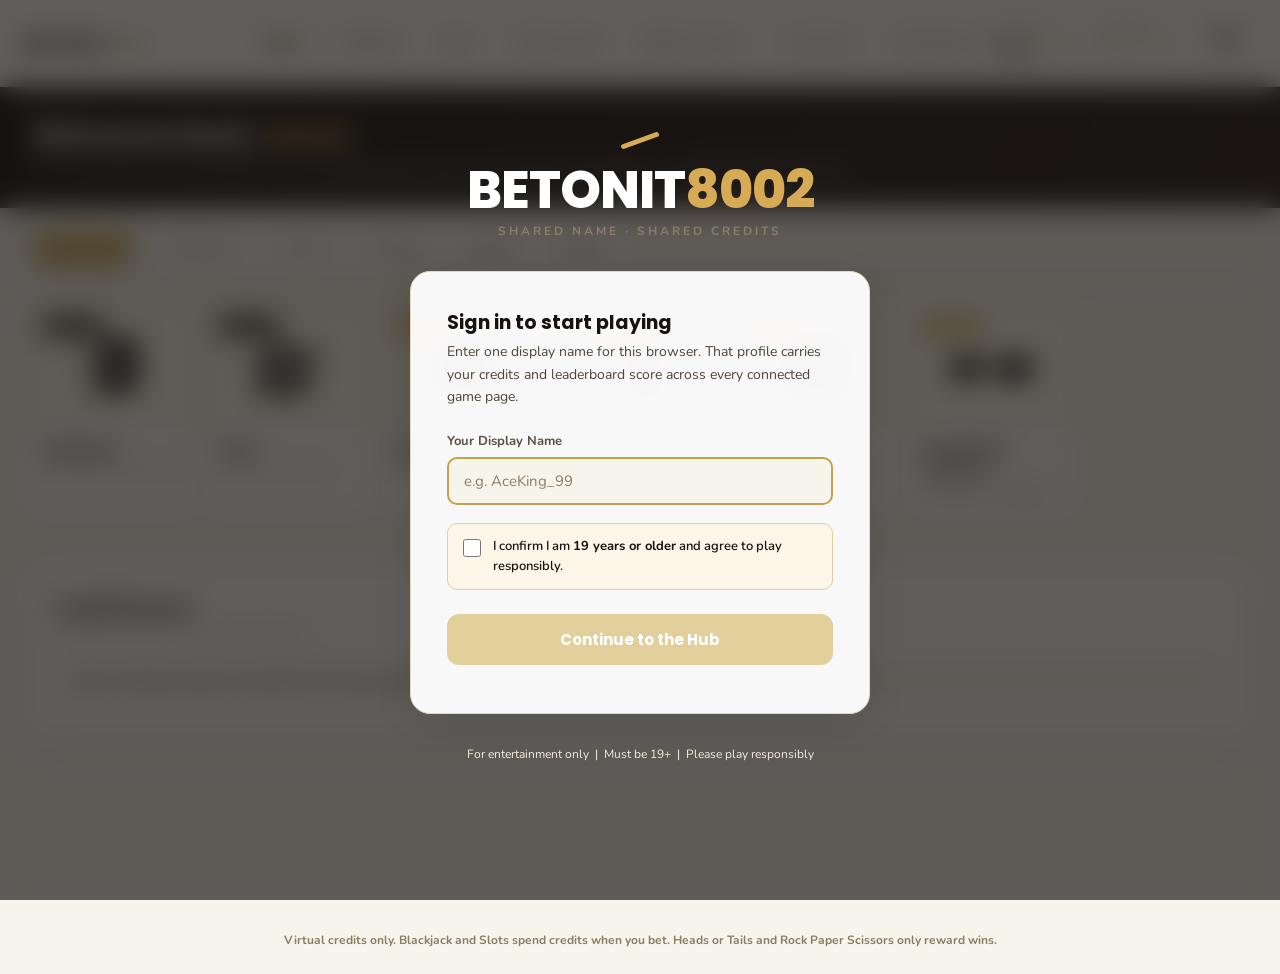
<file: TTT/index.html>
<!DOCTYPE html>
<html lang="en">
<head>
    <meta charset="UTF-8">
    <meta name="viewport" content="width=device-width, initial-scale=1.0">
    <title>Tic-Tac-Toe | BETONIT8002</title>
    <link rel="preconnect" href="https://fonts.googleapis.com">
    <link rel="preconnect" href="https://fonts.gstatic.com" crossorigin>
    <link href="https://fonts.googleapis.com/css2?family=Nunito:wght@400;600;700;800;900&family=Poppins:wght@400;500;600;700;800&display=swap" rel="stylesheet">
    <link rel="stylesheet" href="../style.css">
    <link rel="stylesheet" href="styles.css">
</head>
<body class="ttt-page theme-reward">
    <header class="site-header" data-site-header></header>

    <main class="site-main ttt-main">
        <section class="ttt-intro">
            <p class="ttt-eyebrow">Reward Game</p>
            <h1>Tic-Tac-Toe</h1>
            <p class="ttt-copy">Play against the computer as X. Winning a round adds 5 shared credits, and losses or ties do not remove any credits from your profile.</p>

            <div class="ttt-status-row">
                <div class="ttt-status-card">
                    <span>Player</span>
                    <strong data-player-name>Guest</strong>
                </div>
                <div class="ttt-status-card">
                    <span>Credits</span>
                    <strong data-player-credits>--</strong>
                </div>
                <div class="ttt-status-card">
                    <span>Reward</span>
                    <strong>+5</strong>
                </div>
            </div>
        </section>

        <div class="game-container">
            <h2 class="game-title">Classic Match</h2>
            <div class="status" id="status">Your turn: X</div>
            <div class="board" id="board"></div>
            <div class="controls">
                <button id="resetButton">Restart</button>
                <div id="scoreboard"></div>
            </div>
        </div>
    </main>

    <footer class="site-footer">
        Tic-Tac-Toe is reward-only. Wins add 5 shared credits and losses or ties do not subtract from your balance.
    </footer>

 <!-- important as it links to outside main js file. -->
    <script src="../site.js"></script>
    <script src="main.js"></script>
</body>
</html>
</file>
<file: style.css>
/* Jaylin's CSS */
/* ── CSS VARIABLES (like your #special IDs — consistent styling across the page) ── */
:root {
    --teal: #c6a04a;
    --teal-dark: #171311;
    --teal-light: #fbf6e8;
    --teal-mid: #e2cf9c;
    --amber: #d7ab55;
    --amber-dark: #8f6520;
    --white: #ffffff;
    --bg: #f7f4ec;
    --text: #181311;
    --text-mid: #5a5144;
    --text-light: #8b7c65;
    --border: #e5d9bd;
}

* {
    margin: 0;
    padding: 0;
    box-sizing: border-box;
}

body {
    font-family: "Nunito", sans-serif;
    background: var(--bg);
    color: var(--text);
    min-height: 100vh;
}

/* ── PAGE SYSTEM ── */
.page {
    display: none;
    min-height: 100vh;
    flex-direction: column;
}

.page.active {
    display: flex;
}

/* ════════════════════════════
     LANDING PAGE
════════════════════════════ */
#page-landing {
    background: linear-gradient(135deg, #fffdf8, #f7f4ec 50%, #f3ead2);
    align-items: center;
    justify-content: center;
    padding: 40px 20px;
}

.landing-wrap {
    display: flex;
    flex-direction: column;
    align-items: center;
    gap: 32px;
    max-width: 460px;
    width: 100%;
}

/* Logo */
.logo-slash {
    display: inline-block;
    width: 40px;
    height: 5px;
    background: var(--amber);
    border-radius: 3px;
    transform: rotate(-20deg);
    margin-bottom: 14px;
}

.logo-name {
    font-family: "Poppins", sans-serif;
    font-size: clamp(34px, 8vw, 52px);
    font-weight: 800;
    color: var(--teal-dark);
    letter-spacing: -1px;
    line-height: 1.05;
}

.logo-name span {
    color: var(--amber);
}

.logo-tag {
    font-size: 12px;
    font-weight: 700;
    color: var(--text-light);
    letter-spacing: 3px;
    text-transform: uppercase;
    margin-top: 6px;
}

/* Landing card */
.landing-card {
    background: rgba(255, 255, 255, 0.96);
    border: 1.5px solid var(--border);
    border-radius: 20px;
    padding: 36px;
    width: 100%;
    box-shadow: 0 8px 36px rgba(22, 19, 17, 0.12);
}

.landing-card h2 {
    font-family: "Poppins", sans-serif;
    font-size: 19px;
    font-weight: 700;
    margin-bottom: 4px;
}

.landing-card p {
    font-size: 14px;
    color: #4d4438;
    margin-bottom: 24px;
}

label.field-lbl {
    display: block;
    font-size: 13px;
    font-weight: 700;
    color: var(--text-mid);
    margin-bottom: 7px;
}

input.text-input {
    width: 100%;
    background: var(--bg);
    border: 2px solid var(--border);
    border-radius: 10px;
    padding: 12px 15px;
    font-family: "Nunito", sans-serif;
    font-size: 15px;
    font-weight: 600;
    color: var(--text);
    outline: none;
    margin-bottom: 18px;
    transition: border-color 0.2s;
}

input.text-input:focus {
    border-color: var(--teal);
}

input.text-input::placeholder {
    color: var(--text-light);
    font-weight: 400;
}

.age-row {
    display: flex;
    align-items: flex-start;
    gap: 12px;
    background: var(--teal-light);
    border: 1.5px solid var(--teal-mid);
    border-radius: 10px;
    padding: 13px 15px;
    margin-bottom: 24px;
    cursor: pointer;
}

.age-row input[type="checkbox"] {
    width: 18px;
    height: 18px;
    accent-color: var(--teal);
    margin-top: 2px;
    flex-shrink: 0;
}

.age-row label {
    font-size: 13px;
    font-weight: 600;
    color: var(--teal-dark);
    line-height: 1.5;
    cursor: pointer;
}

.btn-enter {
    width: 100%;
    background: var(--teal);
    color: white;
    border: none;
    border-radius: 12px;
    padding: 14px;
    font-family: "Poppins", sans-serif;
    font-size: 15px;
    font-weight: 700;
    cursor: pointer;
    transition: background 0.2s, transform 0.15s;
    box-shadow: 0 4px 14px rgba(22, 19, 17, 0.18);
}

.btn-enter:hover {
    background: var(--teal-dark);
    transform: translateY(-2px);
}

.btn-enter:disabled {
    background: var(--teal-mid);
    cursor: not-allowed;
    transform: none;
    box-shadow: none;
}

.landing-note {
    font-size: 12px;
    color: #f5ecdd;
    text-align: center;
}

/* ════════════════════════════
     HOME PAGE — NAV
════════════════════════════ */
#page-home {
    background: var(--bg);
}

.topnav {
    position: sticky;
    top: 0;
    z-index: 100;
    background: var(--white);
    border-bottom: 2px solid var(--teal-light);
    padding: 0 28px;
    height: 64px;
    display: flex;
    align-items: center;
    justify-content: space-between;
    box-shadow: 0 2px 10px rgba(22, 19, 17, 0.06);
}

.nav-logo {
    font-family: "Poppins", sans-serif;
    font-size: 17px;
    font-weight: 800;
    color: var(--teal-dark);
}

.nav-logo span {
    color: var(--amber);
}

.nav-actions {
    display: flex;
    align-items: center;
    gap: 8px;
}

.nav-btn {
    position: relative;
    background: var(--bg);
    border: 1.5px solid var(--border);
    border-radius: 10px;
    padding: 7px 14px;
    font-family: "Nunito", sans-serif;
    font-size: 13px;
    font-weight: 700;
    color: var(--text);
    cursor: pointer;
    display: flex;
    align-items: center;
    gap: 7px;
    transition: background 0.15s, border-color 0.15s;
}

.nav-btn:hover {
    background: var(--teal-light);
    border-color: var(--teal-mid);
}

.nav-lbl {
    font-size: 11px;
    color: var(--text-mid);
}

.dropdown-icon {
    font-size: 13px;
}

.dropdown-wrapper {
    position: relative;
}

.dd-row-footer {
    padding-bottom: 10px;
}

.vol-text {
    font-size: 12px;
    color: var(--text-light);
}

/* Dropdowns */
.dropdown {
    display: none;
    position: absolute;
    top: calc(100% + 8px);
    right: 0;
    min-width: 210px;
    background: var(--white);
    border: 1.5px solid var(--border);
    border-radius: 14px;
    box-shadow: 0 8px 32px rgba(22, 19, 17, 0.10);
    padding: 8px;
    z-index: 200;
}

.dropdown.open {
    display: block;
}

.dd-head {
    padding: 9px 13px 7px;
    font-size: 10px;
    font-weight: 800;
    letter-spacing: 2px;
    text-transform: uppercase;
    color: var(--teal);
    border-bottom: 1px solid var(--border);
    margin-bottom: 5px;
}

.dd-item {
    padding: 9px 13px;
    border-radius: 8px;
    font-size: 13px;
    font-weight: 600;
    color: var(--text);
    cursor: pointer;
    display: flex;
    align-items: center;
    gap: 9px;
    transition: background 0.1s;
}

.dd-item:hover {
    background: var(--teal-light);
}

.dd-row {
    display: flex;
    align-items: center;
    justify-content: space-between;
    padding: 8px 13px;
}

.dd-row span {
    font-size: 13px;
    font-weight: 600;
    color: var(--text-mid);
}

.dd-btns {
    display: flex;
    gap: 5px;
}

.dd-btn {
    background: var(--bg);
    border: 1.5px solid var(--border);
    border-radius: 7px;
    width: 30px;
    height: 30px;
    display: flex;
    align-items: center;
    justify-content: center;
    font-size: 13px;
    font-weight: 800;
    color: var(--teal-dark);
    cursor: pointer;
    transition: background 0.1s;
}

.dd-btn:hover {
    background: #fffaf0;
}

/* Nav avatar circle */
.nav-avatar {
    width: 30px;
    height: 30px;
    border-radius: 50%;
    background: var(--teal-light);
    border: 2px solid var(--teal-mid);
    display: flex;
    align-items: center;
    justify-content: center;
    font-size: 14px;
    font-weight: 800;
    color: var(--teal-dark);
}

/* ════════════════════════════
     HERO BANNER
════════════════════════════ */
.hero {
    background: linear-gradient(120deg, #171311 0%, #2a211a 100%);
    padding: 28px 32px;
    color: white;
}

.hero h1 {
    font-family: "Poppins", sans-serif;
    font-size: clamp(20px, 3vw, 28px);
    font-weight: 800;
    margin-bottom: 4px;
}

.hero h1 span {
    color: var(--amber);
}

.hero p {
    font-size: 14px;
    opacity: 0.85;
}

/* ════════════════════════════
     GAMES SECTION
════════════════════════════ */
.games-wrap {
    padding: 24px 32px 48px;
}

/* Filter tabs — OLG-style pill row */
.filter-bar {
    display: flex;
    gap: 8px;
    flex-wrap: wrap;
    margin-bottom: 24px;
    border-bottom: 2px solid var(--border);
    padding-bottom: 16px;
}

.filter-btn {
    background: var(--white);
    border: 1.5px solid var(--border);
    border-radius: 20px;
    padding: 7px 18px;
    font-family: "Nunito", sans-serif;
    font-size: 13px;
    font-weight: 700;
    color: var(--text-mid);
    cursor: pointer;
    transition: all 0.15s;
}

.filter-btn:hover {
    background: var(--teal-light);
    border-color: var(--teal-mid);
    color: var(--teal-dark);
}

.filter-btn.active {
    background: var(--teal);
    border-color: var(--teal);
    color: white;
}

/* OLG-style game grid */
.games-grid {
    display: grid;
    grid-template-columns: repeat(auto-fill, minmax(160px, 1fr));
    gap: 16px;
}

/* Each game card — matches OLG tile style */
.game-card {
    background: var(--white);
    border: 1.5px solid var(--border);
    border-radius: 14px;
    overflow: hidden;
    cursor: pointer;
    transition: transform 0.2s, box-shadow 0.2s;
    position: relative;
}

.game-card:hover {
    transform: translateY(-4px);
    box-shadow: 0 8px 28px rgba(22, 19, 17, 0.10);
}

/* Image placeholder — will be replaced with real game images */
.game-thumb {
    width: 100%;
    aspect-ratio: 4/3;
    background: var(--teal-light);
    display: flex;
    align-items: center;
    justify-content: center;
    padding: 18px;
    border-bottom: 1px solid var(--border);
}

.game-thumb-icon {
    width: min(88px, 68%);
    height: min(88px, 68%);
    object-fit: contain;
    display: block;
}

.game-info {
    padding: 12px 12px 10px;
}

.game-name {
    font-family: "Poppins", sans-serif;
    font-size: 13px;
    font-weight: 800;
    color: var(--text);
    margin-bottom: 3px;
}

.game-cat {
    font-size: 11px;
    font-weight: 700;
    color: var(--text-light);
    text-transform: uppercase;
    letter-spacing: 0.5px;
}

/* Badges */
.game-badge {
    position: absolute;
    top: 8px;
    left: 8px;
    font-size: 9px;
    font-weight: 800;
    letter-spacing: 1px;
    text-transform: uppercase;
    padding: 3px 8px;
    border-radius: 20px;
}

.badge-new {
    background: var(--amber);
    color: #ffffff;
}

.badge-hot {
    background: #111111;
    color: #f4e9c2;
}

/* Hidden cards when filter active */
.game-card.hidden {
    display: none;
}

/* ════════════════════════════
     MODALS
════════════════════════════ */
.btn-cancel {
    background: transparent;
    border: 1.5px solid var(--border);
    border-radius: 9px;
    padding: 9px 18px;
    font-family: "Nunito", sans-serif;
    font-size: 13px;
    font-weight: 700;
    color: var(--text-mid);
    cursor: pointer;
}

.btn-cancel:hover {
    background: var(--bg);
}

/* Leaderboard */
.lb-modal {
    width: 460px;
}

.lb-row {
    display: flex;
    align-items: center;
    gap: 12px;
    padding: 11px 13px;
    border-radius: 10px;
    background: var(--bg);
    border: 1px solid var(--border);
    margin-bottom: 6px;
    transition: background 0.12s;
}

.lb-row:hover {
    background: var(--teal-light);
}

.lb-rank {
    font-family: "Poppins", sans-serif;
    font-size: 16px;
    font-weight: 800;
    width: 32px;
    text-align: center;
    color: var(--text-light);
}

.lb-rank.r1 {
    color: var(--amber);
}

.lb-rank.r2 {
    color: #9eaab0;
}

.lb-rank.r3 {
    color: #b07a4e;
}

.lb-av {
    width: 34px;
    height: 34px;
    border-radius: 50%;
    display: flex;
    align-items: center;
    justify-content: center;
    font-family: "Poppins", sans-serif;
    font-size: 13px;
    font-weight: 800;
    flex-shrink: 0;
}

.lb-info {
    flex: 1;
}

.lb-name {
    font-weight: 800;
    font-size: 13px;
}

.lb-game {
    font-size: 11px;
    color: var(--text-light);
    font-weight: 600;
}

.lb-score {
    font-family: "Poppins", sans-serif;
    font-size: 15px;
    font-weight: 800;
    color: var(--teal);
}

/* Font size overrides */
body.font-lg .game-name {
    font-size: 15px;
}

body.font-sm .game-name {
    font-size: 11px;
}

/* Responsive */
@media (max-width: 600px) {
    .topnav {
        padding: 0 14px;
    }

    .hero {
        padding: 22px 16px;
    }

    .games-wrap {
        padding: 18px 14px 40px;
    }

    .games-grid {
        grid-template-columns: repeat(2, 1fr);
        gap: 10px;
    }

    .nav-lbl {
        display: none;
    }

    .landing-card {
        padding: 24px;
    }
}


/* Shared site chrome */
.site-header {
    position: sticky;
    top: 0;
    z-index: 500;
    display: grid;
    grid-template-columns: minmax(0, 1fr) auto minmax(0, 1fr);
    align-items: center;
    gap: 16px;
    padding: 14px 24px;
    background: rgba(255, 255, 255, 0.95);
    backdrop-filter: blur(12px);
    border-bottom: 1px solid rgba(183, 141, 49, 0.18);
    box-shadow: 0 8px 26px rgba(22, 19, 17, 0.08);
}

.site-brand {
    justify-self: start;
    font-family: "Poppins", sans-serif;
    font-size: 18px;
    font-weight: 800;
    color: var(--teal-dark);
    text-decoration: none;
    white-space: nowrap;
}

.site-brand span {
    color: var(--amber);
}

.site-nav {
    display: flex;
    align-items: center;
    justify-content: center;
    gap: 15px;
    /* min-width: 0; */
    flex-wrap: wrap;
}

.site-nav-link {
    padding: 8px 14px;
    border-radius: 999px;
    text-decoration: none;
    font-size: 13px;
    font-weight: 700;
    color: var(--text-mid);
    transition: background 0.15s, color 0.15s;
}

.site-nav-link:hover,
.site-nav-link.is-active {
    background: var(--teal-light);
    color: var(--teal-dark);
}

.site-userbar {
    display: flex;
    align-items: center;
    justify-content: flex-end;
    gap: 10px;
    justify-self: end;
    flex-wrap: nowrap;
    min-width: 0;
}

.site-user-pill {
    display: flex;
    flex-direction: column;
    gap: 2px;
    min-width: 96px;
    padding: 8px 12px;
    border-radius: 12px;
    background: rgba(255, 250, 240, 0.92);
    border: 1px solid rgba(183, 141, 49, 0.18);
}

.site-user-label {
    font-size: 10px;
    font-weight: 800;
    letter-spacing: 1px;
    text-transform: uppercase;
    color: var(--text-light);
}

.site-user-pill strong {
    display: block;
    font-size: 13px;
    font-weight: 800;
    color: var(--text);
}

.site-user-pill [data-player-name] {
    max-width: 116px;
    overflow: hidden;
    text-overflow: ellipsis;
    white-space: nowrap;
}

.site-action-btn {
    border: none;
    border-radius: 12px;
    padding: 10px 16px;
    background: var(--teal);
    color: #ffffff;
    font-family: "Nunito", sans-serif;
    font-size: 13px;
    font-weight: 800;
    cursor: pointer;
    transition: transform 0.15s, background 0.15s;
}

.site-action-btn:hover {
    background: var(--teal-dark);
    transform: translateY(-1px);
}

.site-action-btn.alt {
    background: #ffffff;
    color: var(--teal-dark);
    border: 1px solid rgba(183, 141, 49, 0.24);
}

.site-main {
    min-height: calc(100vh - 73px);
}

.site-footer {
    padding: 18px 22px 26px;
    text-align: center;
    font-size: 12px;
    font-weight: 700;
    color: var(--text-light);
}

/* Game-type design systems */
.theme-betting .site-footer,
.theme-reward .site-footer {
    color: var(--text-light);
}

.leaderboard-panel {
    background: #ffffff;
    border: 1px solid rgba(183, 141, 49, 0.14);
    border-radius: 18px;
    box-shadow: 0 10px 34px rgba(22, 19, 17, 0.06);
}

.leaderboard-section {
    padding: 12px 32px 36px;
}

.leaderboard-panel {
    padding: 22px;
}

.leaderboard-head {
    display: flex;
    align-items: center;
    justify-content: space-between;
    gap: 12px;
    margin-bottom: 14px;
}

.leaderboard-head h2 {
    font-family: "Poppins", sans-serif;
    font-size: 20px;
    color: var(--teal-dark);
    margin: 0;
}

.leaderboard-head p {
    margin: 0;
    font-size: 13px;
    color: var(--text-light);
}

.leaderboard-empty {
    padding: 18px;
    border-radius: 14px;
    background: var(--bg);
    font-size: 14px;
    color: var(--text-mid);
}

.game-card.is-disabled {
    cursor: not-allowed;
    opacity: 0.75;
}

.badge-soon {
    background: rgba(215, 171, 85, 0.18);
    color: var(--text-mid);
}

.game-card.is-disabled:hover {
    transform: none;
    box-shadow: none;
}

.signin-overlay {
    position: fixed;
    inset: 0;
    z-index: 700;
    display: none;
    align-items: center;
    justify-content: center;
    padding: 20px;
    background: rgba(22, 19, 17, 0.68);
    backdrop-filter: blur(14px);
}

.signin-overlay.open {
    display: flex;
}

.signin-card {
    width: min(460px, 100%);
}

.signin-overlay .logo-name {
    color: #ffffff;
}

.signin-copy {
    margin-bottom: 18px;
    font-size: 14px;
    color: #4d4438;
    line-height: 1.6;
}

.signin-actions {
    display: flex;
    gap: 10px;
    justify-content: flex-end;
    margin-top: 12px;
}

.hidden-ui {
    display: none !important;
}

@media (max-width: 900px) {
    .site-header {
        display: flex;
        align-items: flex-start;
        flex-direction: column;
    }

    .site-nav {
        justify-content: flex-start;
        width: 100%;
    }

    .site-userbar {
        justify-content: flex-start;
        width: 100%;
        flex-wrap: wrap;
    }
}

@media (max-width: 600px) {
    .site-header,
    .leaderboard-section,
    .games-wrap {
        padding-left: 16px;
        padding-right: 16px;
    }

    .site-userbar {
        gap: 8px;
    }

    .site-user-pill {
        min-width: 0;
        flex: 1 1 110px;
    }

    .site-action-btn {
        width: 100%;
    }

    .leaderboard-head {
        flex-direction: column;
        align-items: flex-start;
    }
}
</file>
<file: BJ/bjstyle.css>
body {
  display: flex;
  flex-direction: column;
  min-height: 100vh;
  /* background-image: url("Images/BJ table (smaller).png"); */
  background-size: cover;
  background-position: center;
  background-repeat: no-repeat;
  padding: 0.2vmin;
  overflow: hidden;
}


h1{
  margin: 0;
  font-size: 5vh;
  color: #E8D080;
}

/*__________________________________whole deck__________________________________*/

#deckarea {
  position: fixed;
  top: 15vh;
  left: 50%;
  transform: translateX(-50%);

}

#deckstack {
  position: relative;
  width: 5.7vw;
  aspect-ratio: 2.5 / 3.5;
}

.decklayer {
  position: absolute;
  inset: 0;
  border-radius: 0.4vw;
  /* background-image: url("52 card images/backcard.png"); */
  background-size: cover;
  background-position: center;
  box-shadow: 0 0.4vmin 1vmin rgba(0, 0, 0, 0.4);
  opacity: 1;
  will-change: transform, opacity;
}

/* resting stack */
.l1 { transform: translate(0, 0); z-index: 6; }
.l2 { transform: translate(-0.08vw, 0.08vh); z-index: 5; }
.l3 { transform: translate(-0.16vw, 0.16vh); z-index: 4; }
.l4 { transform: translate(-0.24vw, 0.24vh); z-index: 3; }
.l5 { transform: translate(-0.32vw, 0.32vh); z-index: 2; }
.l6 { transform: translate(-0.4vw, 0.4vh); z-index: 1; }

/* deck forms by cards flying into the stack */
#deckstack.shuffle .l1 { animation: flyindeck1 0.7s cubic-bezier(.22,.8,.3,1) forwards; }
#deckstack.shuffle .l2 { animation: flyindeck2 0.78s cubic-bezier(.22,.8,.3,1) forwards; }
#deckstack.shuffle .l3 { animation: flyindeck3 0.86s cubic-bezier(.22,.8,.3,1) forwards; }
#deckstack.shuffle .l4 { animation: flyindeck4 0.94s cubic-bezier(.22,.8,.3,1) forwards; }
#deckstack.shuffle .l5 { animation: flyindeck5 1.02s cubic-bezier(.22,.8,.3,1) forwards; }
#deckstack.shuffle .l6 { animation: flyindeck6 1.1s cubic-bezier(.22,.8,.3,1) forwards; }

@keyframes flyindeck1 {
  0% {
    transform: translate(-11vw, -8vh) rotate(-28deg) scale(1.08);
    opacity: 0;
  }
  60% {
    transform: translate(0.3vw, -0.3vh) rotate(3deg) scale(1.02);
    opacity: 1;
  }
  100% {
    transform: translate(0, 0) rotate(0deg) scale(1);
    opacity: 1;
  }
}

@keyframes flyindeck2 {
  0% {
    transform: translate(10vw, -7vh) rotate(24deg) scale(1.08);
    opacity: 0;
  }
  60% {
    transform: translate(0.1vw, 0vh) rotate(-2deg) scale(1.02);
    opacity: 1;
  }
  100% {
    transform: translate(-0.08vw, 0.08vh) rotate(0deg) scale(1);
    opacity: 1;
  }
}

@keyframes flyindeck3 {
  0% {
    transform: translate(-9vw, -5vh) rotate(-20deg) scale(1.07);
    opacity: 0;
  }
  60% {
    transform: translate(0vw, 0.05vh) rotate(2deg) scale(1.02);
    opacity: 1;
  }
  100% {
    transform: translate(-0.16vw, 0.16vh) rotate(0deg) scale(1);
    opacity: 1;
  }
}

@keyframes flyindeck4 {
  0% {
    transform: translate(8vw, -4vh) rotate(18deg) scale(1.06);
    opacity: 0;
  }
  60% {
    transform: translate(-0.05vw, 0.1vh) rotate(-2deg) scale(1.02);
    opacity: 1;
  }
  100% {
    transform: translate(-0.24vw, 0.24vh) rotate(0deg) scale(1);
    opacity: 1;
  }
}

@keyframes flyindeck5 {
  0% {
    transform: translate(-7vw, -3vh) rotate(-14deg) scale(1.05);
    opacity: 0;
  }
  60% {
    transform: translate(-0.12vw, 0.18vh) rotate(1deg) scale(1.01);
    opacity: 1;
  }
  100% {
    transform: translate(-0.32vw, 0.32vh) rotate(0deg) scale(1);
    opacity: 1;
  }
}

@keyframes flyindeck6 {
  0% {
    transform: translate(6vw, -2vh) rotate(10deg) scale(1.04);
    opacity: 0;
  }
  60% {
    transform: translate(-0.2vw, 0.25vh) rotate(-1deg) scale(1.01);
    opacity: 1;
  }
  100% {
    transform: translate(-0.4vw, 0.4vh) rotate(0deg) scale(1);
    opacity: 1;
  }
}

/*__________________________________Top layout__________________________________*/

#title, #dealertitle, #playertitle {
  transition: 0.2s;
}

#blackjackdescription{
  font-size: 2vmin;
  margin: 1vh 0 0 0;
  color: white;
  text-align: justify;
}

#result {
  position: fixed;
  top: 50%;
  left: 50%;
  transform: translate(-50%, -50%);
  z-index: 1000;

  display: flex;
  justify-content: center;
  align-items: center;
}

#resultimage {
  width: min(38vmin, 320px);
  height: auto;
  opacity: 0;
  transform: scale(0.7);
}

#result.show #resultimage {
  animation: resultPopup 0.55s cubic-bezier(.2,.9,.2,1) forwards;
}

@keyframes resultPopup {
  0% {
    opacity: 0;
    transform: scale(0.7);
  }

  100% {
    opacity: 1;
    transform: scale(1.2);
  }
}

/*__________________________________content in the middle__________________________________*/

#tablelayout {
  margin-top: 23.4vh;
  display: flex;
  justify-content: center;
  align-items: flex-start;
  gap: 28vw;
}

#dealerlayout,
#playerlayout {
  width: 10vw;
  display: flex;
  flex-direction: column;
  align-items: center;
}

h2, h3 {
  margin: 0 0 0.5vh 0;
  font-size: 3vh;
  color: #E8D080;
}

#dealertotal,
#playertotal {
  font-size: 2vmin;
  text-align: center;
  margin: 0vh 0 2vh 0;
  color: white;
}

#playercards,
#dealercards {
  display: grid;
  grid-template-columns: repeat(4, 6vw);
  justify-content: center;
  gap: 0.4vw;
  width: 20vw;  

}

#playercards img,
#dealercards img {
  width: 5.7vw;
  height: auto;
  box-shadow: 0 0.6vmin 1.5vmin rgba(0,0,0,0.5);
}

/*__________________________________bottom buttons layout__________________________________*/

.bottom {
  display: flex;
  align-items: flex-end;
  margin-top: auto;
  padding: 0 4vw 2vh 4vw;
}

#leftspace,
#rightspace {
  width: 25vmin;
  display: flex;
  align-items: flex-end;
}

#leftspace {
  justify-content: flex-start;
}

#rightspace {
  justify-content: flex-end;
}

#centerbuttons {
  flex: 1;
  display: flex;
  justify-content: center;
  gap: 0.4vw;
}

#leftbutton {
  width: fit-content;
}

#scoreboard{
  margin: 0;
  white-space: pre-line;
  font-size: 2vmin;
  color: white;
}

#creditsdisplay {
  margin: 1vh 0 0 0;
  font-size: 2.5vmin;
  font-weight: bold;
  color: #E8D080;
  line-height: 1.4;
}

/*__________________________________Glass panel__________________________________*/

.glass{
  border-radius: 2vmin;

  background: rgba(255, 255, 255, 0.05);
  backdrop-filter: blur(1vmin) saturate(150%);
  -webkit-backdrop-filter: blur(1vmin) saturate(150%);

  border: 0.15vmin solid rgba(255, 255, 255, 0.1);

  box-shadow: 
    0 1.5vmin 4vmin rgba(0,0,0,0.4),
    inset 0 0.1vmin 0 rgba(255,255,255,0.1);
}

#glasspanel {
  position: absolute;
  justify-self: start;
  width: 31.5vmin;          
  padding: 2vmin;
  margin: 1vmin;
}

#scorepanel {
  width: 18vmin;
  padding: 2vmin;
}

/*__________________________________Button design__________________________________*/


/*_________________based design_________________*/
.button {
  padding: 1vmin 1vmin;
  border-radius: 1vmin;
  font-size: 1.5vmin;
  font-weight: 600;
  letter-spacing: 0.08em;

  border: 0.15vmin solid rgba(255,255,255,0.1);

  cursor: pointer;
  transition: all 0.2s ease;

  /* subtle depth */
  box-shadow:
    0 0.4vmin 1vmin rgba(0,0,0,0.6),
    inset 0 0.1vmin 0 rgba(255,255,255,0.1);
}

/*_________________GOLD (HIT)_________________*/
.button.gold {
  background: linear-gradient(135deg, #E8D080, #9C8332);
  color: black;
}

.button.gold:not(:disabled):hover {
  transform: translateY(-0.2vmin);
  box-shadow:
    0 0 1.2vmin rgba(232,208,128,0.9),
    0 0.4vmin 1vmin rgba(0,0,0,0.6);
}

/*_________________RED (STAND)_________________*/
.button.red {
  background: linear-gradient(135deg, #EB5454, #8F1F1F);
  color: white;
}

.button.red:not(:disabled):hover {
  transform: translateY(-0.2vmin);
  box-shadow:
    0 0 1.2vmin rgba(235,84,84,1),
    0 0.4vmin 1vmin rgba(0,0,0,0.6);
}

/*_________________PRIMARY (START)_________________*/
.button.primary {
  background: linear-gradient(135deg, #1a1a1a, #000);
  color: #E8D080;

  border: 0.15vmin solid rgba(232,208,128,0.3);
}

.button.primary:not(:disabled):hover {
  transform: translateY(-0.2vmin);
  box-shadow:
    0 0 1vmin rgba(232,208,128,0.5),
    0 0.4vmin 1vmin rgba(0,0,0,0.6);
}

/*_________________DISABLE_________________*/
.button:disabled {
  background: #111 !important;
  color: #555 !important;

  border: 0.15vmin solid #333;

  transform: none;

  box-shadow: none;


  opacity: 1;
  filter: grayscale(80%);
}

/*__________________________________Card animation__________________________________*/

.cardplayer {
  opacity: 0;
  transform: translate(-8vw, -10vh);
}

.carddealer {
  opacity: 0;
  transform: translate(8vw, -10vh);
}

.cardenteractive {
  opacity: 1;
  transform: translate(0, 0);
  transition: transform 0.45s ease-out, opacity 0.45s ease-out;
}

.flipcard {
  transition: transform 0.35s ease-in-out;
  transform-style: preserve-3d;
}
</file>
<file: HL/hlstyle.css>
* {
  margin: 0;
  padding: 0;
  box-sizing: border-box;
}

body.hl-page {
  font-family: "Nunito", sans-serif;
  background:
    radial-gradient(circle at top left, rgba(215, 171, 85, 0.14), transparent 28%),
    linear-gradient(180deg, #fffaf2 0%, #fffdf9 52%, #f8f1e2 100%);
  color: #3d2d1a;
  min-height: 100vh;
}

.hl-main {
  padding: 28px 20px 40px;
}

.hl-intro {
  width: min(1200px, 100%);
  margin: 0 auto 18px;
}

.hl-eyebrow {
  margin-bottom: 8px;
  font-size: 12px;
  font-weight: 800;
  letter-spacing: 2px;
  text-transform: uppercase;
  color: #b88425;
}

.hl-intro h1 {
  font-family: "Poppins", sans-serif;
  font-size: clamp(32px, 5vw, 48px);
  margin-bottom: 10px;
}

.hl-copy {
  max-width: 760px;
  font-size: 15px;
  line-height: 1.7;
  color: #6e5a3f;
}

.hl-status-row {
  display: grid;
  grid-template-columns: repeat(3, minmax(0, 1fr));
  gap: 12px;
  margin-top: 20px;
}

.hl-status-card {
  padding: 16px;
  border-radius: 18px;
  background: #fffaf1;
  border: 1px solid rgba(184, 139, 52, 0.12);
}

.hl-status-card span {
  display: block;
  margin-bottom: 8px;
  font-size: 11px;
  font-weight: 800;
  letter-spacing: 1px;
  text-transform: uppercase;
  color: #a28967;
}

.hl-status-card strong {
  font-family: "Poppins", sans-serif;
  font-size: 24px;
  color: #8f6520;
}

.main {
  width: min(1200px, 100%);
  margin: 0 auto;
  background: rgba(255, 255, 255, 0.92);
  border: 1px solid rgba(184, 139, 52, 0.14);
  border-radius: 32px;
  box-shadow: 0 30px 80px rgba(67, 40, 24, 0.08);
  padding: 30px;
  position: relative;
}

.vs-logo {
  position: absolute;
  left: 50%;
  top: 50%;
  transform: translate(-50%, -50%);
  width: 96px;
  height: 96px;
  border-radius: 50%;
  background: linear-gradient(135deg, #f0d89a, #c3912f);
  display: grid;
  place-items: center;
  color: white;
  font-size: 24px;
  font-weight: 800;
  z-index: 5;
  box-shadow: 0 24px 50px rgba(184, 139, 52, 0.2);
}

.container {
  display: grid;
  grid-template-columns: 0.5fr 0.5fr;
  gap: 44px;
  align-items: start;
  position: relative;
}

section {
  display: grid;
  gap: 24px;
  padding: 8px;
}

.album-card {
  position: relative;
  border-radius: 28px;
  overflow: hidden;
  min-height: 360px;
  background: rgb(26, 26, 26);
  border: 1px solid rgba(184, 139, 52, 0.16);
}

.album-card::before {
  content: "";
  position: absolute;
  inset: 0;
  background-size: cover;
  background-position: center;
  filter: blur(20px) brightness(0.62);
  opacity: 0.94;
}

.album-card::after {
  content: "";
  position: absolute;
  inset: 0;
  background:
    radial-gradient(circle at 30% 30%, rgba(215, 171, 85, 0.22), transparent 34%),
    linear-gradient(180deg, rgba(255, 251, 243, 0.2), rgba(61, 45, 26, 0.18));
}

.album-meta {
  position: relative;
  z-index: 1;
  padding: 24px;
  display: grid;
  gap: 10px;
}

.section-label {
  font-size: 11px;
  font-weight: 800;
  letter-spacing: 1px;
  text-transform: uppercase;
  color: #f6edd0;
}

.album-cover {
  position: relative;
  z-index: 1;
  width: 160px;
  height: 160px;
  border-radius: 24px;
  object-fit: cover;
  margin: 20px auto 0;
  border: 5px solid rgba(255, 250, 240, 0.85);
  box-shadow: 0 24px 50px rgba(67, 40, 24, 0.18);
}

.left-card .album-cover,
.right-card .album-cover {
  margin-top: 26px;
}

.left-heading,
.right-heading {
  font-size: clamp(1.5rem, 2vw, 2rem);
  color: #fffaf1;
  line-height: 1.1;
}

.left-description,
.right-description {
  color: #f6edd0;
  font-size: 0.98rem;
}

.left-sub-heading {
  color: #f0d89a;
  font-size: 1.3rem;
  font-weight: 700;
}

.high-score,
.score {
  color: #6e5a3f;
  font-weight: 800;
  text-align: center;
}

.btn-container {
  display: flex;
  gap: 16px;
  justify-content: center;
  flex-wrap: wrap;
}

button {
  appearance: none;
  border: none;
  border-radius: 14px;
  padding: 16px 34px;
  font-size: 1rem;
  font-weight: 800;
  cursor: pointer;
  transition: transform 0.2s ease, box-shadow 0.2s ease, opacity 0.2s ease;
  min-width: 140px;
  font-family: "Nunito", sans-serif;
}

button:hover:not(:disabled) {
  transform: translateY(-2px);
}

button:disabled {
  opacity: 0.55;
  cursor: not-allowed;
}

.higher-btn {
  background: linear-gradient(135deg, #f0d89a, #d7ab55);
  color: #432818;
  box-shadow: 0 14px 30px rgba(215, 171, 85, 0.22);
}

.lower-btn {
  background: linear-gradient(135deg, #d7ab55, #b88425);
  color: #ffffff;
  box-shadow: 0 14px 30px rgba(184, 139, 52, 0.22);
}

.feedback {
  text-align: center;
  font-weight: 800;
  letter-spacing: 0.02em;
  margin-top: 6px;
}

.feedback.correct {
  color: #2f9d57;
}

.feedback.incorrect {
  color: #c45a35;
}

@media (max-width: 860px) {
  .container {
    grid-template-columns: 1fr;
  }

  .vs-logo {
    top: 92%;
    left: 50%;
    transform: translate(-50%, -50%);
  }

  .album-card {
    min-height: 340px;
  }

  .hl-status-row {
    grid-template-columns: 1fr;
  }
}

@media (max-width: 560px) {
  .hl-main {
    padding-left: 16px;
    padding-right: 16px;
  }

  .main {
    padding: 24px 18px;
  }

  .album-cover {
    width: 140px;
    height: 140px;
  }

  button {
    width: 100%;
    min-width: auto;
  }
}
</file>
<file: TTT/styles.css>
body.ttt-page {
    font-family: "Nunito", sans-serif;
    min-height: 100vh;
    margin: 0;
    background:
        radial-gradient(circle at top right, rgba(215, 171, 85, 0.16), transparent 28%),
        linear-gradient(180deg, #fffaf2 0%, #fffdf9 52%, #f8f1e2 100%);
    color: #3d2d1a;
}

.ttt-main {
    padding: 28px 20px 40px;
}

.ttt-intro {
    width: min(860px, 100%);
    margin: 0 auto 18px;
}

.ttt-eyebrow {
    margin-bottom: 8px;
    font-size: 12px;
    font-weight: 800;
    letter-spacing: 2px;
    text-transform: uppercase;
    color: #b88425;
}

.ttt-intro h1 {
    font-family: "Poppins", sans-serif;
    font-size: clamp(32px, 5vw, 48px);
    margin-bottom: 10px;
}

.ttt-copy {
    max-width: 720px;
    font-size: 15px;
    line-height: 1.7;
    color: #6e5a3f;
}

.ttt-status-row {
    display: grid;
    grid-template-columns: repeat(3, minmax(0, 1fr));
    gap: 12px;
    margin-top: 20px;
}

.ttt-status-card {
    padding: 16px;
    border-radius: 18px;
    background: #fffaf1;
    border: 1px solid rgba(184, 139, 52, 0.12);
}

.ttt-status-card span {
    display: block;
    margin-bottom: 8px;
    font-size: 11px;
    font-weight: 800;
    letter-spacing: 1px;
    text-transform: uppercase;
    color: #a28967;
}

.ttt-status-card strong {
    font-family: "Poppins", sans-serif;
    font-size: 24px;
    color: #8f6520;
}

.game-container {
    width: min(420px, 100%);
    margin: 0 auto;
    padding: 24px;
    background: rgba(255, 255, 255, 0.92);
    border-radius: 24px;
    border: 1px solid rgba(184, 139, 52, 0.12);
    box-shadow: 0 18px 40px rgba(67, 40, 24, 0.08);
    text-align: center;
}

.game-title {
    margin: 0 0 10px;
    font-family: "Poppins", sans-serif;
    font-size: 24px;
    color: #432818;
}

.status {
    margin: 12px 0 18px;
    min-height: 24px;
    font-size: 16px;
    font-weight: 700;
    color: #6e5a3f;
}

.board {
    display: grid;
    grid-template-columns: repeat(3, 1fr);
    gap: 10px;
    margin-bottom: 18px;
}

.cell {
    width: 100px;
    height: 100px;
    background: linear-gradient(135deg, #fff8ec 0%, #f5e1bc 100%);
    border: 2px solid rgba(184, 139, 52, 0.2);
    border-radius: 14px;
    font-size: 48px;
    color: #8f6520;
    display: flex;
    justify-content: center;
    align-items: center;
    cursor: pointer;
    transition: transform 0.15s ease, background 0.15s ease;
    user-select: none;
    font-family: "Poppins", sans-serif;
    font-weight: 700;
}

.cell:hover {
    transform: scale(1.03);
    background: linear-gradient(135deg, #fff5e0 0%, #efd198 100%);
}

.cell.disabled {
    cursor: default;
    opacity: 0.8;
}

.controls {
    display: flex;
    justify-content: space-between;
    align-items: center;
    gap: 10px;
}

button {
    appearance: none;
    border: none;
    border-radius: 12px;
    padding: 11px 18px;
    font-size: 15px;
    cursor: pointer;
    background: linear-gradient(135deg, #d7ab55, #b88425);
    color: #ffffff;
    font-weight: 800;
    transition: background 0.2s ease, transform 0.15s ease;
    font-family: "Nunito", sans-serif;
}

button:hover {
    background: linear-gradient(135deg, #e0b96f, #c28f31);
    transform: translateY(-1px);
}

button:disabled {
    background: #c7b9a1;
    cursor: not-allowed;
    transform: none;
}

#scoreboard {
    font-size: 14px;
    font-weight: 700;
    color: #6e5a3f;
}

@media (max-width: 560px) {
    .ttt-main {
        padding-left: 16px;
        padding-right: 16px;
    }

    .ttt-status-row {
        grid-template-columns: 1fr;
    }

    .game-container {
        padding: 20px 16px;
    }

    .cell {
        width: 100%;
        aspect-ratio: 1 / 1;
    }

    .controls {
        flex-direction: column;
    }

    button {
        width: 100%;
    }
}
</file>
